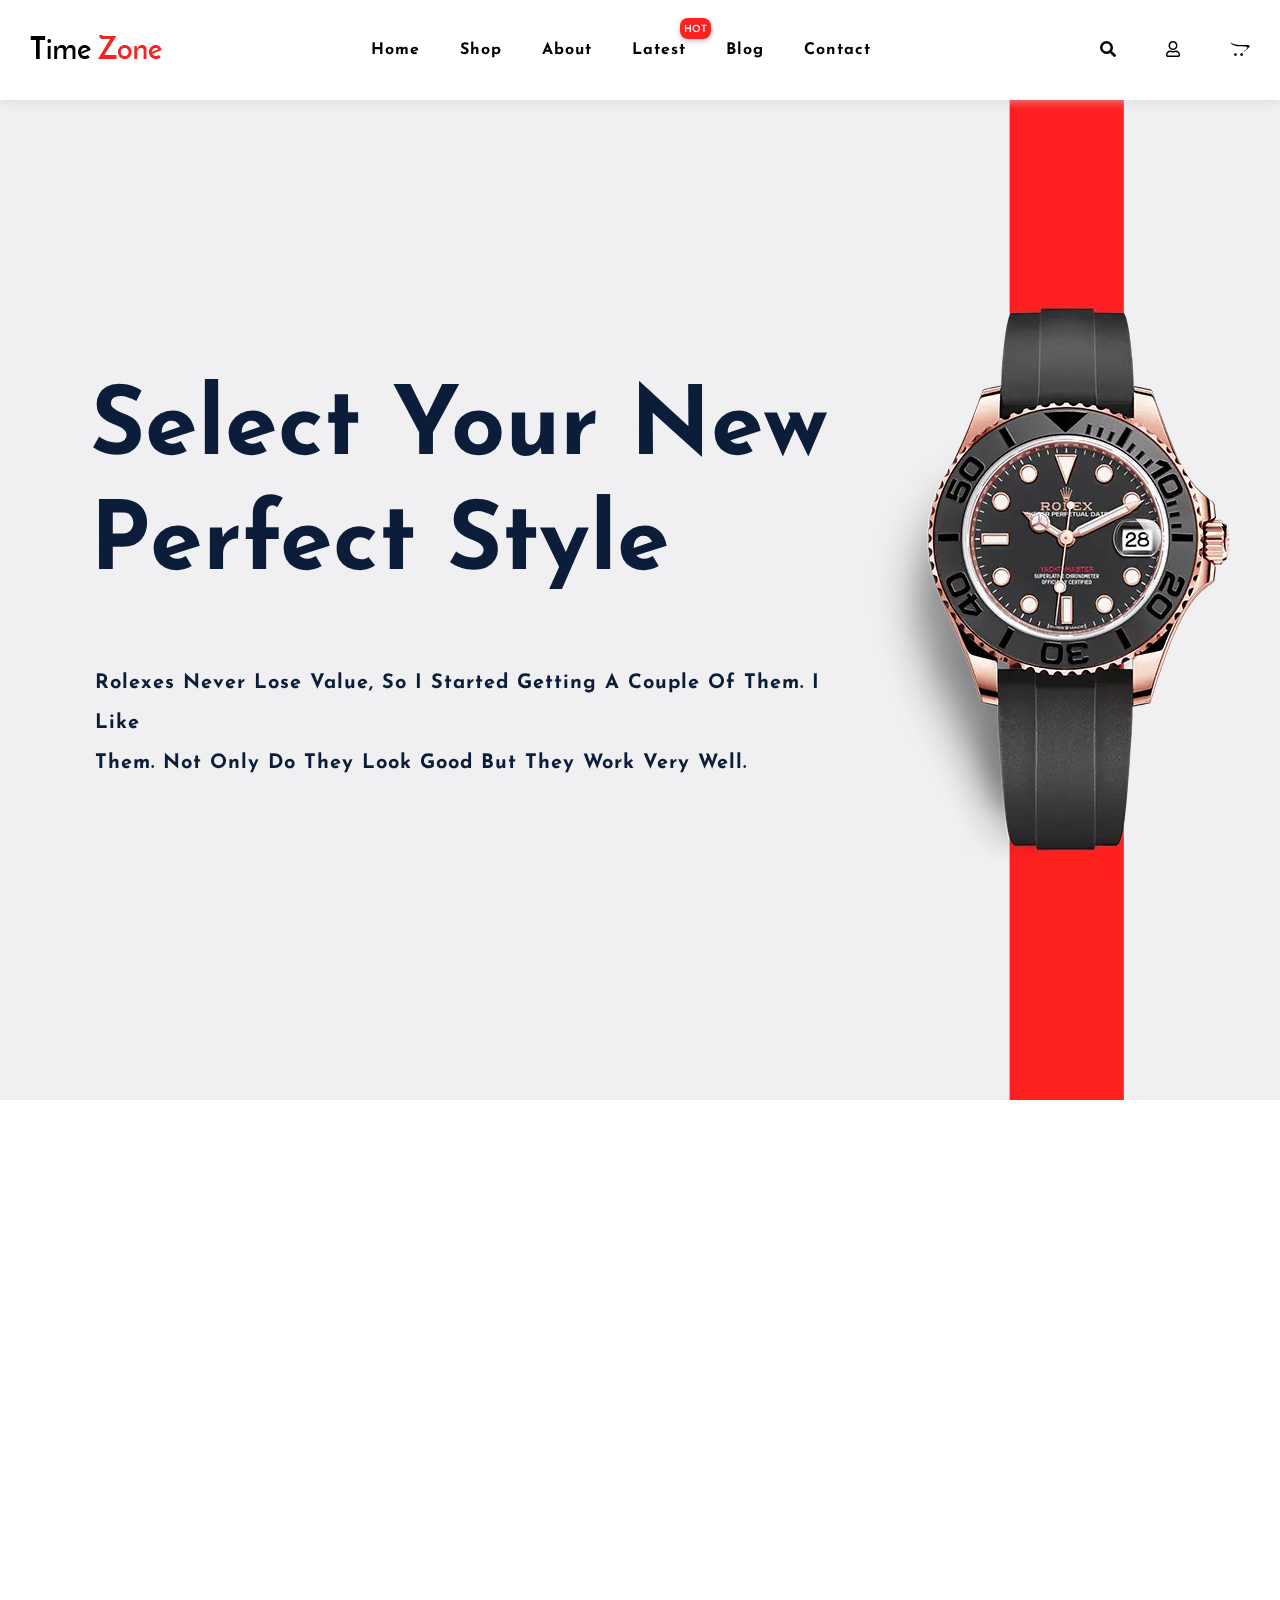
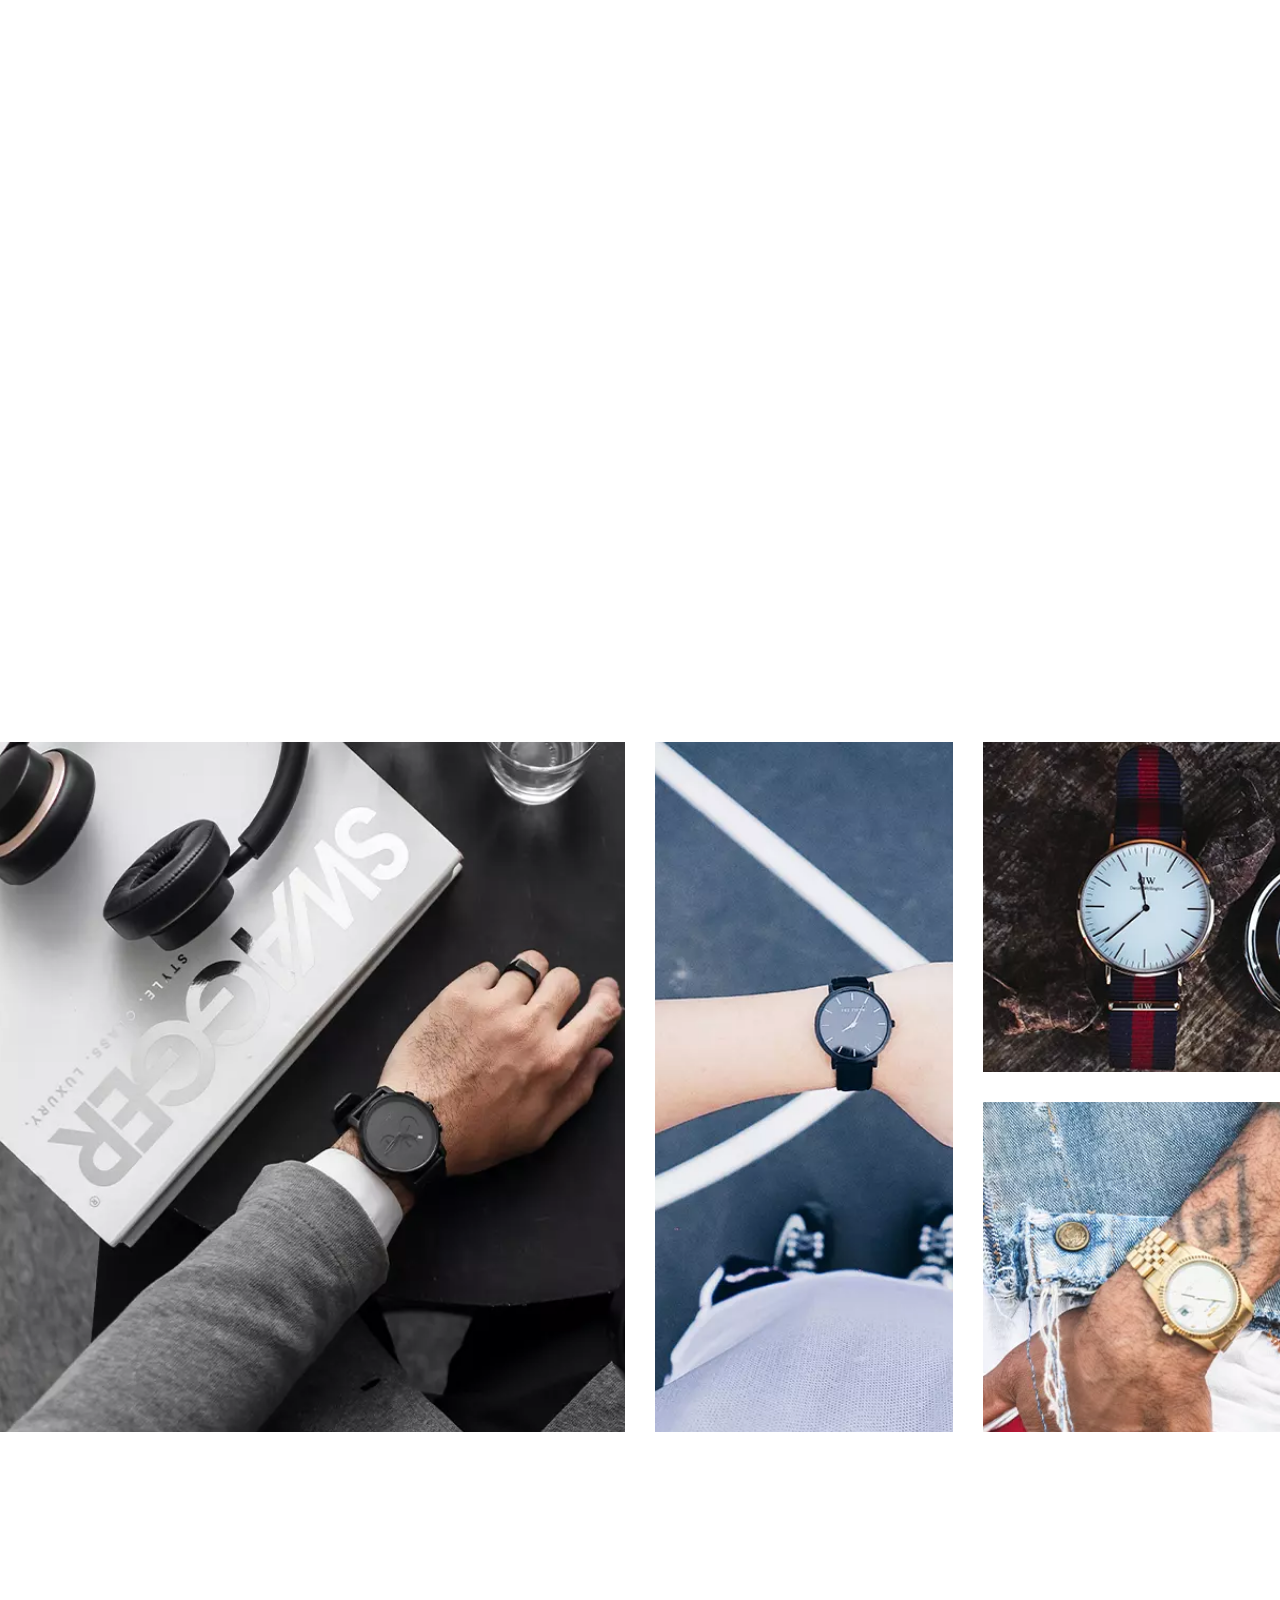
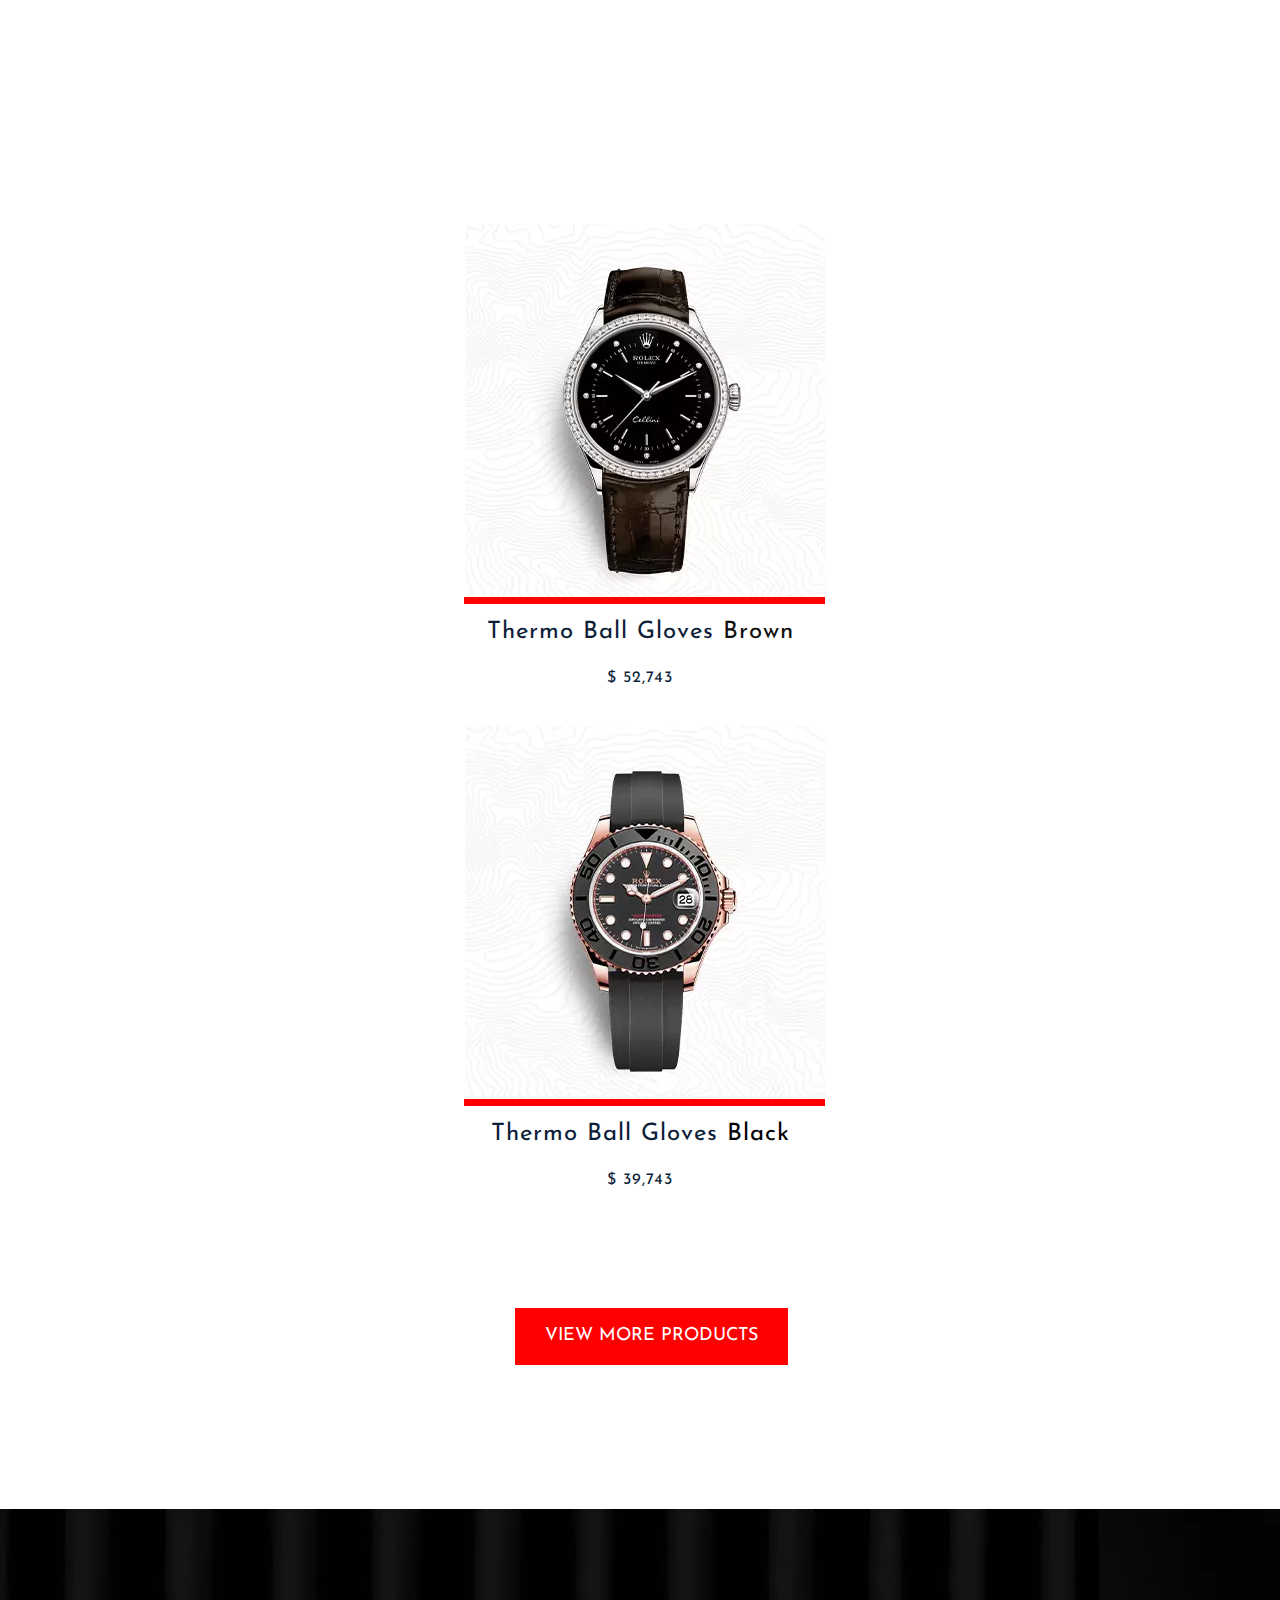
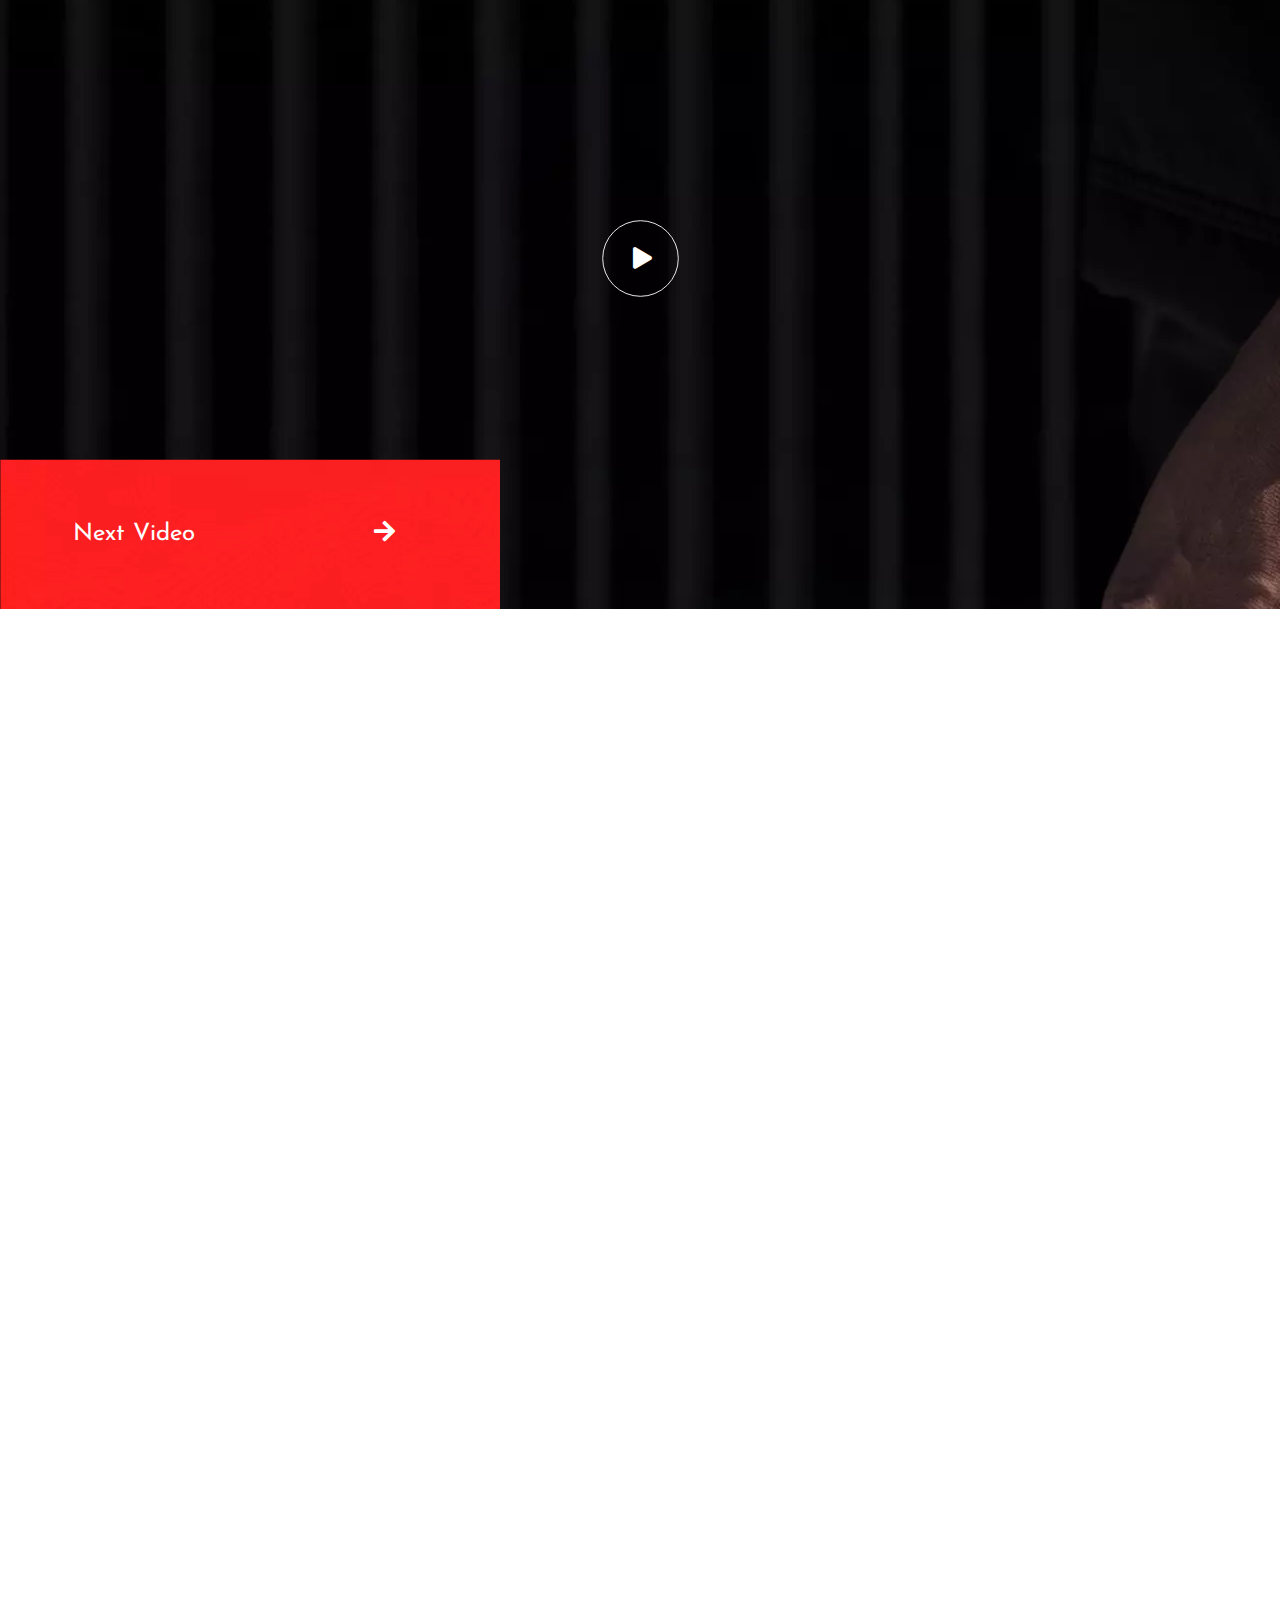
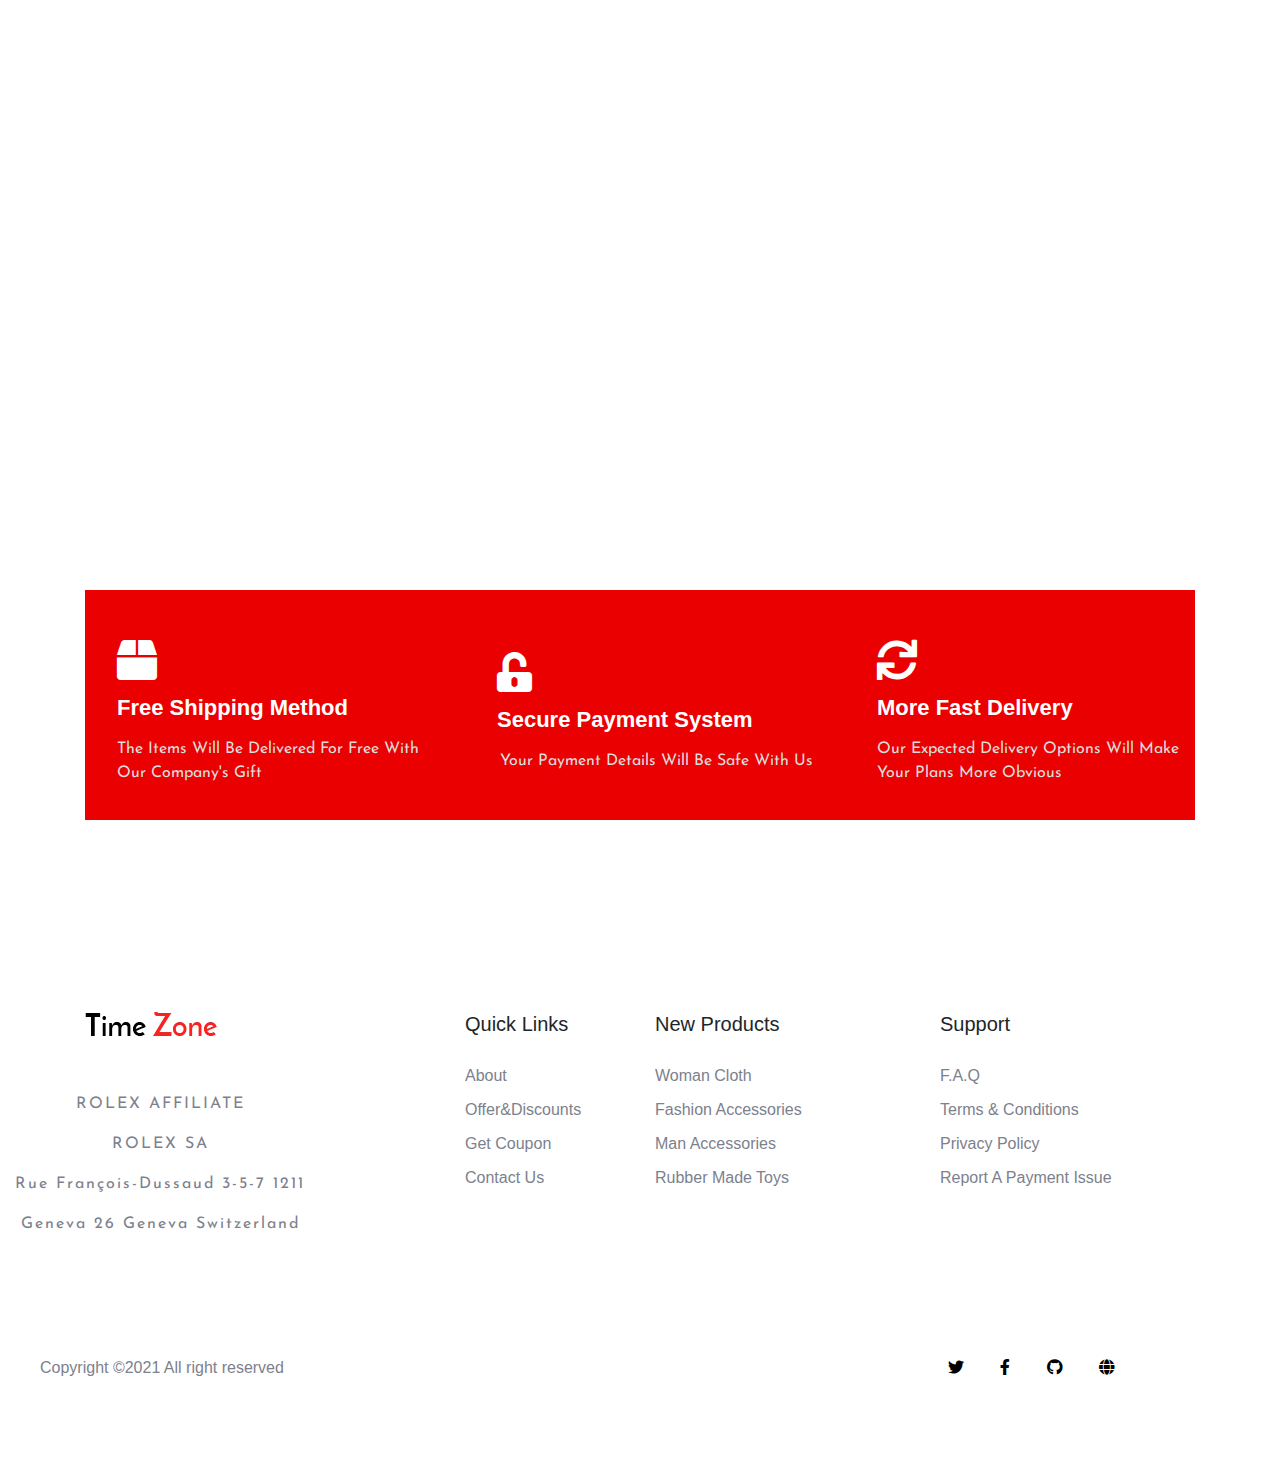
<file: index.html>
<!DOCTYPE html>
<html lang="en">

<head>
	<meta charset="UTF-8" />
	<title>Rolex Watch</title>
	<link rel="shortcut icon" href="./image/favicon.png" type="image/png">
	<!-- <link rel="preconnect" href="https://fonts.googleapis.com">
	<link rel="preconnect" href="https://fonts.gstatic.com" crossorigin> -->
	<link
		href="https://fonts.googleapis.com/css2?family=Josefin+Sans:ital,wght@0,100;0,200;0,300;0,400;0,500;0,600;0,700;1,100;1,200;1,300;1,400;1,500;1,600;1,700&display=swap"
		rel="stylesheet">
	<link rel="stylesheet" href="fontawesome-free-5.15.0-web/css/all.css" />
	<link rel="stylesheet" href="bootstrap/css/bootstrap.css" />
	<link rel="stylesheet" href="css/style.css" />
	<link rel="stylesheet" href="css/main.css" />
	<link rel="stylesheet" href="aos/aos.css" />
</head>

<body>
	<!--===================== Navbar Section | logo | Home Page ======================-->
	<div class="section">
		<div class="container-fluid1">
			<div class="menu">
				<ul class="logo">
					<li>
						<a href="#"><img src="image/logo.webp" alt="logo" /></a>
					</li>
				</ul>

				<ul class="nav1">
					<li><a href="index.html">Home</a></li>
					<li><a href="shop.html">Shop</a></li>
					<li><a href="about.html">About</a></li>
					<li class="hot">
						<a href="#">Latest</a>
						<ul class="dropdown_menu">
							<li><a href="shop.html">product list</a></li>
							<li><a href="details.html">product details</a></li>
						</ul>
					</li>
					<li class="blog">
						<a href="blog.html">Blog</a>
						<ul class="dropdown_menu">
							<li>
								<a href="blog.html">Blog <span style="color: transparent">list</span>
								</a>
							</li>
							<li><a href="details.html">Blog details</a></li>
						</ul>
					</li>

					<li><a href="contact.html">Contact</a></li>
				</ul>
				<ul class="navicon">
					<li>
						<a href="#"><i class="fas fa-search"></i></a>
					</li>
					<li>
						<a href="#"><i class="far fa-user"></i></a>
					</li>
					<li>
						<a href="#"><i class="fab fa-opencart"></i></a>
					</li>
				</ul>
			</div>
			<div class="wrapper">
				<div class="text">
					<p data-aos="fade-right">
						Select Your new <br />
						perfect style
					</p>
					<h5 data-aos="fade-right">
						Rolexes never lose value, so I started getting a couple of them. I
						like <br />
						them. Not only do they look good but they work very well.
					</h5>
					<button class="button" data-aos="fade-right">Shop Now</button>
				</div>

				<div class="watchright">
					<img data-aos="fade-left" src="image/watch.webp" alt="" />
				</div>
			</div>
		</div>
	</div>

	<!-- ================= New Arrivals Section | products and prices================= -->

	<div class="newArrivalsSection">
		<div class="container">
			<p data-aos="fade-up">New Arrivals</p>
			<div class="row" data-aos="fade-up" data-aos-duration="3000">
				<div class="card">
					<div class="card-header">
						<img src="image/new_product1.webp" alt="" />
					</div>
					<div class="card-body">
						<p>thermo ball fashion gloves</p>
						<p><span>$ 44,700</span></p>
					</div>
				</div>
				<div class="card">
					<div class="card-header">
						<img src="image/new_product2.webp" alt="" />
					</div>
					<div class="card-body">
						<p>
							thermo ball etip
							<span style="color: #cccfd0; font-size: 22px; font-weight: bolder">Silver</span>
						</p>
						<p><span>$ 32,290</span></p>
					</div>
				</div>
				<div class="card">
					<div class="card-header">
						<img src="image/new_product3.webp" alt="" />
					</div>
					<div class="card-body">
						<p>
							thermo ball etip
							<span style="color: #d0b07c; font-size: 22px; font-weight: bolder">Gold</span>
						</p>
						<p><span>$ 57,800</span></p>
					</div>
				</div>
			</div>
		</div>
	</div>
	<!-- ===================== Gallery Section! ==================================== -->
	<div class="gallery d-block">
		<div class="container-fluid p-0 img-gallery">
			<div class="row">
				<div class="col-xl-6 col-lg-4 col-md-6 col-sm-6">
					<div class="big-img">
						<div class="img1"></div>
					</div>
				</div>
				<div class="col-xl-3 col-lg-4 col-md-6">
					<div class="big-img">
						<div class="img2"></div>
					</div>
				</div>
				<div class="col-xl-3 col-lg-4 col-md-12">
					<div class="row">
						<div class="col-xl-12 col-lg-12 col-md-6 col-sm-6">
							<div class="small-img">
								<div class="img3"></div>
							</div>
						</div>
						<div class="col-xl-12 col-lg-12 col-md-6 col-sm-6">
							<div class="small-img">
								<div class="img4"></div>
							</div>
						</div>
					</div>
				</div>
			</div>
		</div>
	</div>
	<!-- ======================= Popular Items Section =============================== -->
	<div class="popular">
		<span class="rolex">
			<h3 data-aos="flip-up">Popular Items</h3>
			<p data-aos="flip-up">
				You could not just wear a watch. It had to be a
				<span class="span text-white">Rolex</span>
			</p>
		</span>
		<div class="container">
			<div class="row">
				<div class="col-md-4" data-aos="fade-right">
					<img src="image/popular1.webp" alt="one" />
					<span class="hover">
						<a href="#"><i class="far fa-heart"></i></a>
						<button class="button1">Add to cart</button>
					</span>
					<span>
						<p>Thermo Ball Gloves <span style="color: #d0b07c">Gold</span></p>
						<p>$ 45,743</p>
					</span>
				</div>
				<div class="col-md-4">
					<img src="image/popular2.webp" alt="two" />
					<span class="hover">
						<a href="#"><i class="far fa-heart"></i></a>
						<button class="button1">Add to cart</button>
					</span>
					<span>
						<p>
							Thermo Ball Gloves <span style="color: #100f0e">Brown</span>
						</p>
						<p>$ 52,743</p>
					</span>
				</div>
				<div class="col-md-4" data-aos="fade-left">
					<img src="image/popular3.webp" alt="three" />
					<span class="hover">
						<a href="#"><i class="far fa-heart"></i></a>
						<button class="button1">Add to cart</button>
					</span>
					<span>
						<p>Thermo Ball Gloves <span style="color: #364769">Blue</span></p>
						<p>$ 37,743</p>
					</span>
				</div>
			</div>
			<div class="row row1">
				<div class="col-md-4" data-aos="fade-right">
					<img src="image/popular4.webp" alt="one" />
					<span class="hover">
						<a href="#"><i class="far fa-heart"></i></a>
						<button class="button1">Add to cart</button>
					</span>
					<span>
						<p>
							Thermo Ball Gloves <span style="color: #cccfd0">Silver</span>
						</p>
						<p>$ 65,743</p>
					</span>
				</div>
				<div class="col-md-4">
					<img src="image/popular5.webp" alt="two" />
					<span class="hover">
						<a href="#"><i class="far fa-heart"></i></a>
						<button class="button1">Add to cart</button>
					</span>
					<span>
						<p>
							Thermo Ball Gloves <span style="color: #000000">Black</span>
						</p>
						<p>$ 39,743</p>
					</span>
				</div>
				<div class="col-md-4" data-aos="fade-left">
					<img src="image/popular6.webp" alt="three" />
					<span class="hover">
						<a href="#"><i class="far fa-heart"></i></a>
						<button class="button1">Add to cart</button>
					</span>
					<span>
						<p>Thermo Ball Etip Gloves</p>
						<p>$ 56,743</p>
					</span>
				</div>
			</div>
			<button class="button">View more products</button>
		</div>
	</div>
	<!-- ============================= Video Section ===========================-->
	<div class="video">
		<div class="container-fluid">
			<div class="row align-items-center">
				<div class="col-12">
					<div class="play-btn">
						<a target="_self" href="https://www.youtube.com/watch?v=IjcvZ8GSl1M">
							<i class="fas fa-play"></i>
						</a>
					</div>
				</div>
			</div>
		</div>
		<div class="next-video-button">
			<div class="wrapper">
				<p>Next video</p>
				<a href="#"><i class="fas fa-arrow-right"></i></a>
			</div>
		</div>
	</div>
	<!-- ============================ Watch of Choice Section ================== -->
	<div class="watch-choice" data-aos="fade-right">
		<div class="container">
			<div class="row">
				<div class="col-6 pad-right">
					<p>watch of choice</p>
					<p>
						Only we have better quality products for you than you want.Don’t
						get lost in the selection and feel the quality of Rolex!
					</p>
					<button class="button">show matches</button>
				</div>
				<div class="col-6">
					<img class="image-fluid" src="image/choce_watch1.webp" alt="" />
				</div>
			</div>
		</div>
	</div>
	<div class="watch-choice" data-aos="fade-left">
		<div class="container">
			<div class="row">
				<div class="col-6">
					<img class="image-fluid" src="image/choce_watch2.webp" alt="" />
				</div>
				<div class="col-6 pad-left">
					<p>watch of choice</p>
					<p>
						Rolex offers a wide range of Oyster Perpetual and Cellini models
						to suit everyone's taste. Discover the wide range of Rolex watches
						that perfectly combine style and function.
					</p>
					<button class="button">show matches</button>
				</div>
			</div>
		</div>
	</div>
	<!-- =======================Shipping | Payment Method Section  =================== -->
	<div class="shipping-method">
		<div class="container">
			<div class="wrapper">
				<div class="row">
					<div class="col-lg-4">
						<div class="card">
							<i class="fas fa-box"></i>
							<h4>Free Shipping method</h4>
							<p style="font-family: 'Josefin Sans', sans-serif">
								The Items Will Be Delivered For Free With Our Company's Gift
							</p>
						</div>
					</div>
					<div class="col-lg-4">
						<div class="card">
							<i class="fas fa-unlock-alt"></i>
							<h4>secure payment system</h4>
							<p style="font-family: 'Josefin Sans', sans-serif">
								Your Payment Details Will Be Safe With Us
							</p>
						</div>
					</div>
					<div class="col-lg-4">
						<div class="card">
							<i class="fas fa-sync"></i>
							<h4>more fast delivery</h4>
							<p style="font-family: 'Josefin Sans', sans-serif">
								Our Expected Delivery Options Will Make Your Plans More
								Obvious
							</p>
						</div>
					</div>
				</div>
			</div>
		</div>
	</div>
	<!-- ============================= Footer Section ================================= -->
	<div class="footer">
		<div class="container">
			<div class="row">
				<div class="col-lg-4">
					<!-- logo -->
					<a href="index.html"><img src="image/logo2_footer.webp" alt="logo2_footer" /></a>
					<p style="
								letter-spacing: 2px;
								font-family: 'Josefin Sans', sans-serif;
								text-align: center;
								margin-left: -200px;
								line-height: 40px;
							">
						ROLEX AFFILIATE <br />
						‭ROLEX SA‬ <br />
						Rue François-Dussaud 3-5-7 1211 <br />Geneva 26 Geneva Switzerland
					</p>
				</div>
				<div class="col-lg-2">
					<h3>Quick links</h3>
					<ul class="list">
						<li><a href="#"> About</a></li>
						<li><a href="#"> Offer&Discounts</a></li>
						<li><a href="#"> get coupon</a></li>
						<li><a href="#"> contact us</a></li>
					</ul>
				</div>
				<div class="col-lg-3">
					<h3>new products</h3>
					<ul class="list">
						<li><a href="#"> woman cloth</a></li>
						<li><a href="#"> fashion accessories</a></li>
						<li><a href="#"> man accessories</a></li>
						<li><a href="#"> rubber made toys</a></li>
					</ul>
				</div>
				<div class="col-lg-3">
					<h3>Support</h3>
					<ul class="list">
						<li><a href="#"> F.a.q</a></li>
						<li><a href="#"> terms & conditions</a></li>
						<li><a href="#"> privacy policy </a></li>
						<li><a href="#"> report a payment issue</a></li>
					</ul>
				</div>
			</div>
			<div class="copy_icons">
				<p class="copyright">Copyright ©2021 All right reserved</p>
				<div class="social-icons">
					<a href="#"><i class="fab fa-twitter"></i></a>
					<a href="#"><i class="fab fa-facebook-f"></i></a>
					<a href="#"><i class="fab fa-github"></i></a>
					<a href="#"><i class="fas fa-globe"></i></a>
				</div>
			</div>
		</div>
	</div>
	<!-- =========================THIS PAGE IS COMPLETED WOHOOOO!======= ======================-->
	<!-- ========================================================================================== -->
	<!-- ========================================================================================== -->
	<!-- ========================================================================================== -->
	<!-- ========================================================================================== -->
	<script src="bootstrap/js/popper.js"></script>
	<script src="bootstrap/js/jQuery.min.js"></script>
	<script src="bootstrap/js/bootstrap.js"></script>
	<script src="aos/aos.js"></script>
	<script>
		AOS.init({
			duration: 2000,
		});
	</script>
</body>

</html>
</file>
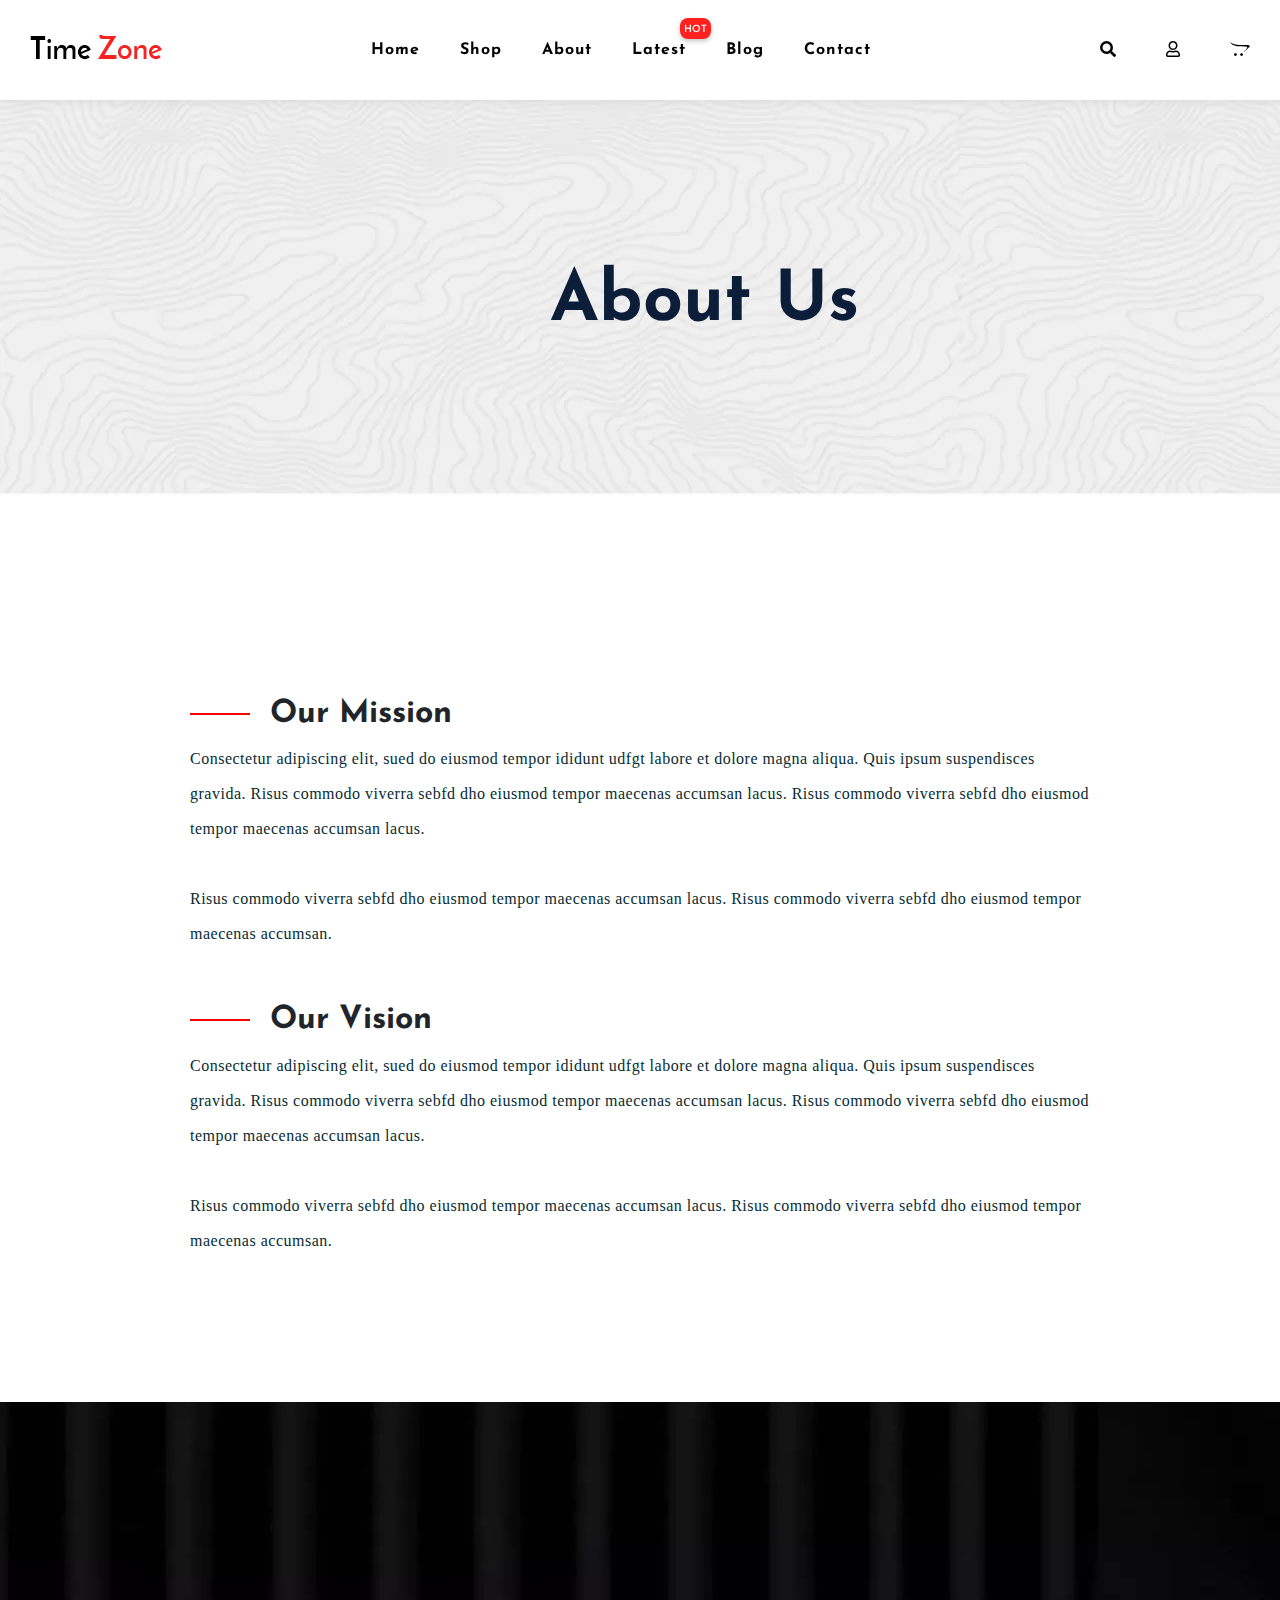
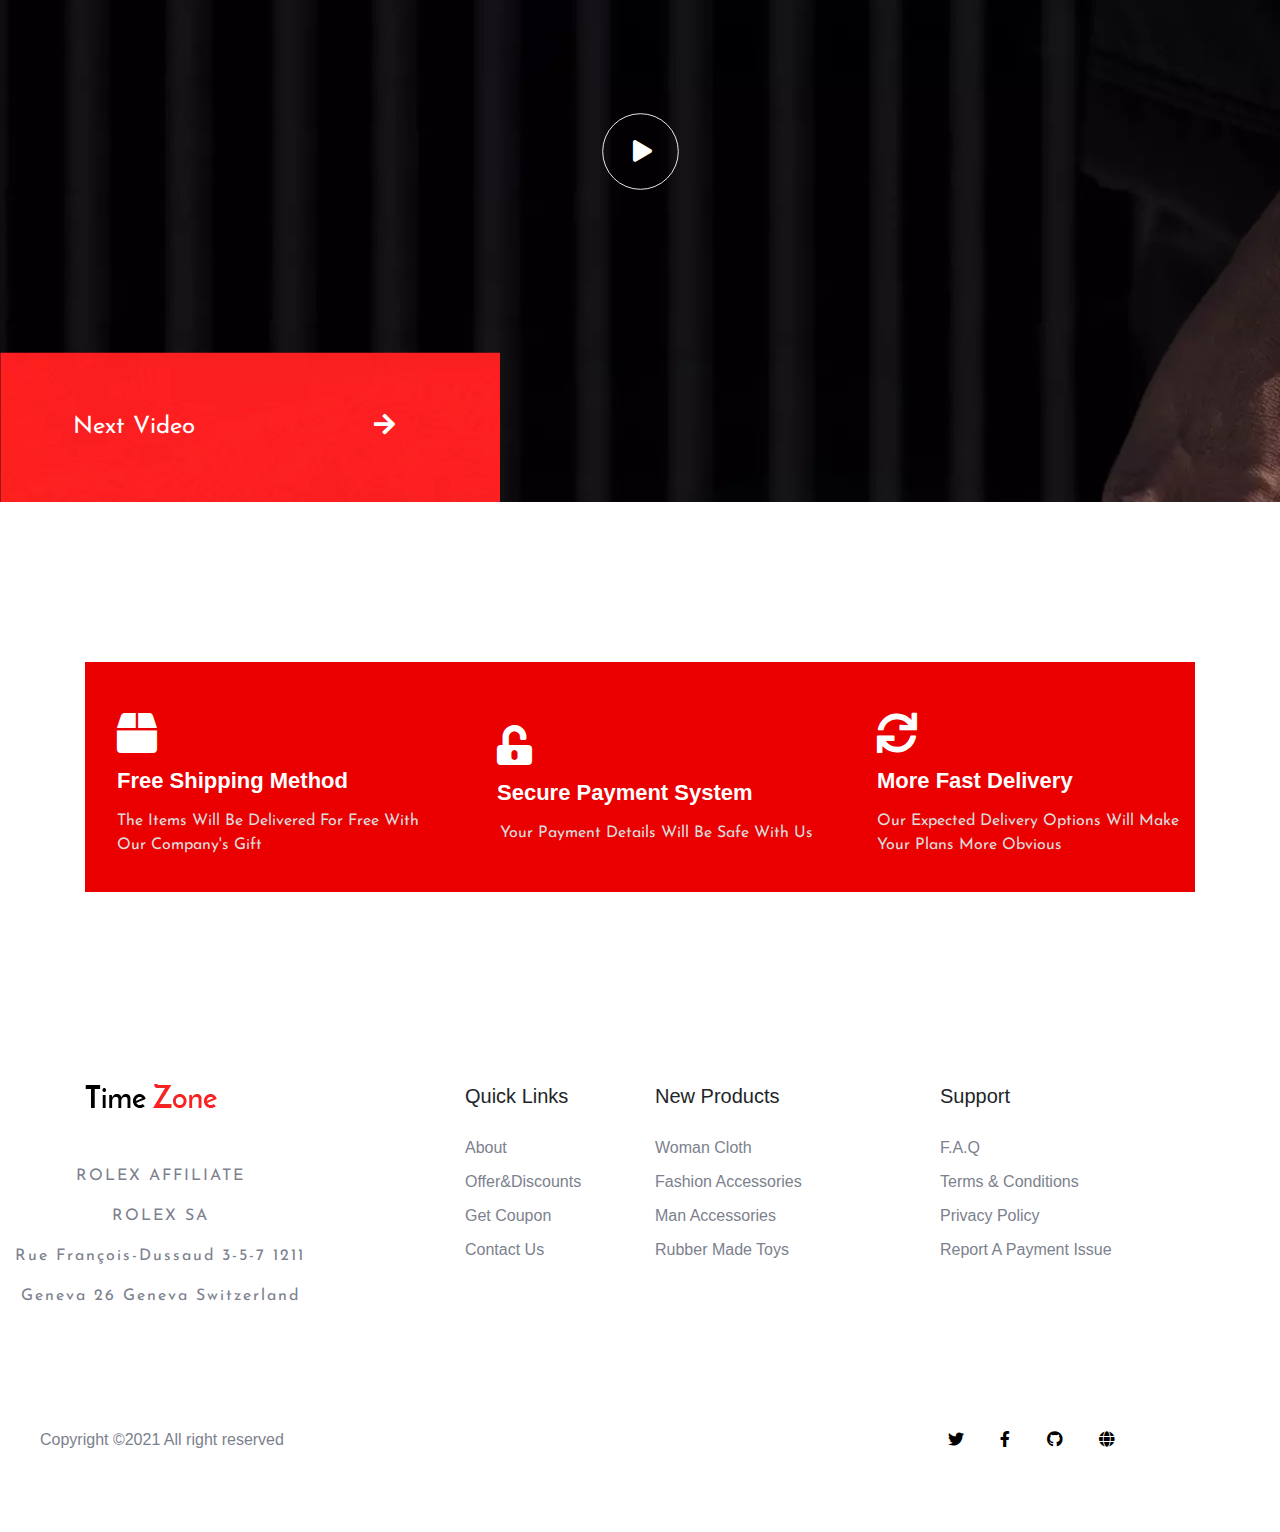
<file: about.html>
<!DOCTYPE html>
<html lang="en">

<head>
    <meta charset="UTF-8">
    <title>Rolex Watch | About</title>
    <link rel="shortcut icon" href="./image/favicon.png" type="image/png">
    <!-- <link rel="preconnect" href="https://fonts.googleapis.com">
    <link rel="preconnect" href="https://fonts.gstatic.com" crossorigin> -->
    <link
        href="https://fonts.googleapis.com/css2?family=Josefin+Sans:ital,wght@0,100;0,200;0,300;0,400;0,500;0,600;0,700;1,100;1,200;1,300;1,400;1,500;1,600;1,700&display=swap"
        rel="stylesheet">
    <link rel="stylesheet" href="aos/aos.css">
    <link rel="stylesheet" href="fontawesome-free-5.15.0-web/css/all.css">
    <link rel="stylesheet" href="bootstrap/css/bootstrap.css">
    <link rel="stylesheet" href="css/main.css">
    <link rel="stylesheet" href="css/shop.css">
    <link rel="stylesheet" href="css/main3.css">
    <link rel="stylesheet" href="css/style.css">
</head>

<body>
    <div class="section about">
        <div class="container-fluid1 container-fluid2">
            <div class="menu">
                <ul class="logo">
                    <li><a href="#"><img src="image/logo.webp" alt="logo"></a></li>
                </ul>

                <ul class="nav1">
                    <li><a href="index.html">Home</a></li>
                    <li><a href="shop.html">Shop</a></li>
                    <li><a href="about.html">About</a></li>
                    <li class="hot"><a href="#">Latest</a>
                        <ul class="dropdown_menu">
                            <li><a href="shop.html">product list</a></li>
                            <li><a href="details.html">product details</a></li>
                        </ul>
                    </li>
                    <li class="blog"><a href="blog.html">Blog</a>
                        <ul class="dropdown_menu">
                            <li><a href="blog.html">Blog <span style="color: transparent">list</span> </a></li>
                            <li><a href="details.html">Blog details</a></li>
                        </ul>
                    </li>

                    <li><a href="contact.html">Contact</a></li>
                </ul>
                <ul class="navicon">
                    <li>
                        <a href="#"><i class="fas fa-search"></i></a>

                    </li>
                    <li>
                        <a href="#"><i class="far fa-user"></i></a>
                    </li>
                    <li><a href="#"><i class="fab fa-opencart"></i></a></li>
                </ul>
            </div>
            <section class="about">

                <p>
                    About Us
                </p>


            </section>
        </div>

        <!------------------ mission --------------------->
        <div class="mission">
            <span class="redborder"></span>
            <h2>Our Mission </h2>
            <p>Consectetur adipiscing elit, sued do eiusmod tempor ididunt udfgt labore et dolore magna aliqua. Quis
                ipsum suspendisces gravida. Risus commodo viverra sebfd dho eiusmod tempor
                maecenas accumsan lacus. Risus commodo viverra sebfd dho eiusmod tempor maecenas accumsan lacus. <br>
                <br>



                Risus commodo viverra sebfd dho eiusmod tempor maecenas accumsan lacus.
                Risus commodo viverra sebfd dho eiusmod tempor maecenas accumsan.
            </p>
        </div>
        <div class="mission mission1">
            <span class="redborder"></span>
            <h2>Our Vision </h2>
            <p>Consectetur adipiscing elit, sued do eiusmod tempor ididunt udfgt labore et dolore magna aliqua. Quis
                ipsum suspendisces gravida. Risus commodo viverra sebfd dho eiusmod tempor
                maecenas accumsan lacus. Risus commodo viverra sebfd dho eiusmod tempor maecenas accumsan lacus. <br>
                <br>



                Risus commodo viverra sebfd dho eiusmod tempor maecenas accumsan lacus.
                Risus commodo viverra sebfd dho eiusmod tempor maecenas accumsan.
            </p>
        </div>

        <!-- ============================= Video Section ===========================-->
        <div class="video">
            <div class="container-fluid">
                <div class="row align-items-center">
                    <div class="col-12">
                        <div class="play-btn">
                            <a target="_self" href="https://www.youtube.com/watch?v=IjcvZ8GSl1M">
                                <i class="fas fa-play"></i>
                            </a>
                        </div>
                    </div>
                </div>
            </div>
            <div class="next-video-button">
                <div class="wrapper">
                    <p>Next video</p>
                    <a href="#"><i class="fas fa-arrow-right"></i></a>
                </div>
            </div>
        </div>

        <!-- =======================Shipping | Payment Method Section  =================== -->
        <div class="shipping-method">
            <div class="container">
                <div class="wrapper">
                    <div class="row">
                        <div class="col-lg-4">
                            <div class="card">
                                <i class="fas fa-box"></i>
                                <h4>Free Shipping method</h4>
                                <p style="font-family: 'Josefin Sans', sans-serif">The Items Will Be Delivered For Free
                                    With Our Company's Gift </p>

                            </div>
                        </div>
                        <div class="col-lg-4">
                            <div class="card">
                                <i class="fas fa-unlock-alt"></i>
                                <h4>secure payment system</h4>
                                <p style="font-family: 'Josefin Sans', sans-serif">Your Payment Details Will Be Safe
                                    With Us</p>


                            </div>
                        </div>
                        <div class="col-lg-4">
                            <div class="card">
                                <i class="fas fa-sync"></i>
                                <h4>more fast delivery</h4>
                                <p style="font-family: 'Josefin Sans', sans-serif">Our Expected Delivery Options Will
                                    Make Your Plans More Obvious </p>

                            </div>
                        </div>
                    </div>
                </div>
            </div>
        </div>

        <!-- ============================= Footer Section ================================= -->
        <div class="footer">
            <div class="container">
                <div class="row">
                    <div class="col-lg-4">
                        <!-- logo -->
                        <a href="index.html"><img src="image/logo2_footer.webp" alt="" /></a>
                        <p
                            style="letter-spacing: 2px;font-family: 'Josefin Sans', sans-serif;text-align: center;margin-left: -200px;line-height: 40px">
                            ROLEX AFFILIATE <br>
                            ‭ROLEX SA‬ <br>
                            Rue François-Dussaud 3-5-7
                            1211 <br>Geneva 26
                            Geneva
                            Switzerland

                        </p>
                    </div>
                    <div class="col-lg-2">
                        <h3>Quick links</h3>
                        <ul class="list">
                            <li><a href="#"> About</a></li>
                            <li><a href="#"> Offer&Discounts</a></li>
                            <li><a href="#"> get coupon</a></li>
                            <li><a href="#"> contact us</a></li>
                        </ul>
                    </div>
                    <div class="col-lg-3">
                        <h3>new products</h3>
                        <ul class="list">
                            <li><a href="#"> woman cloth</a></li>
                            <li><a href="#"> fashion accessories</a></li>
                            <li><a href="#"> man accessories</a></li>
                            <li><a href="#"> rubber made toys</a></li>
                        </ul>
                    </div>
                    <div class="col-lg-3">
                        <h3>Support</h3>
                        <ul class="list">
                            <li><a href="#"> F.a.q</a></li>
                            <li><a href="#"> terms & conditions</a></li>
                            <li><a href="#"> privacy policy </a></li>
                            <li><a href="#"> report a payment issue</a></li>
                        </ul>
                    </div>
                </div>
                <div class="copy_icons">
                    <p class="copyright">Copyright ©2021 All right reserved</p>
                    <div class="social-icons">
                        <a href="#"><i class="fab fa-twitter"></i></a>
                        <a href="#"><i class="fab fa-facebook-f"></i></a>
                        <a href="#"><i class="fab fa-github"></i></a>
                        <a href="#"><i class="fas fa-globe"></i></a>
                    </div>
                </div>
            </div>
        </div>
    </div>


</body>

</html>
</file>
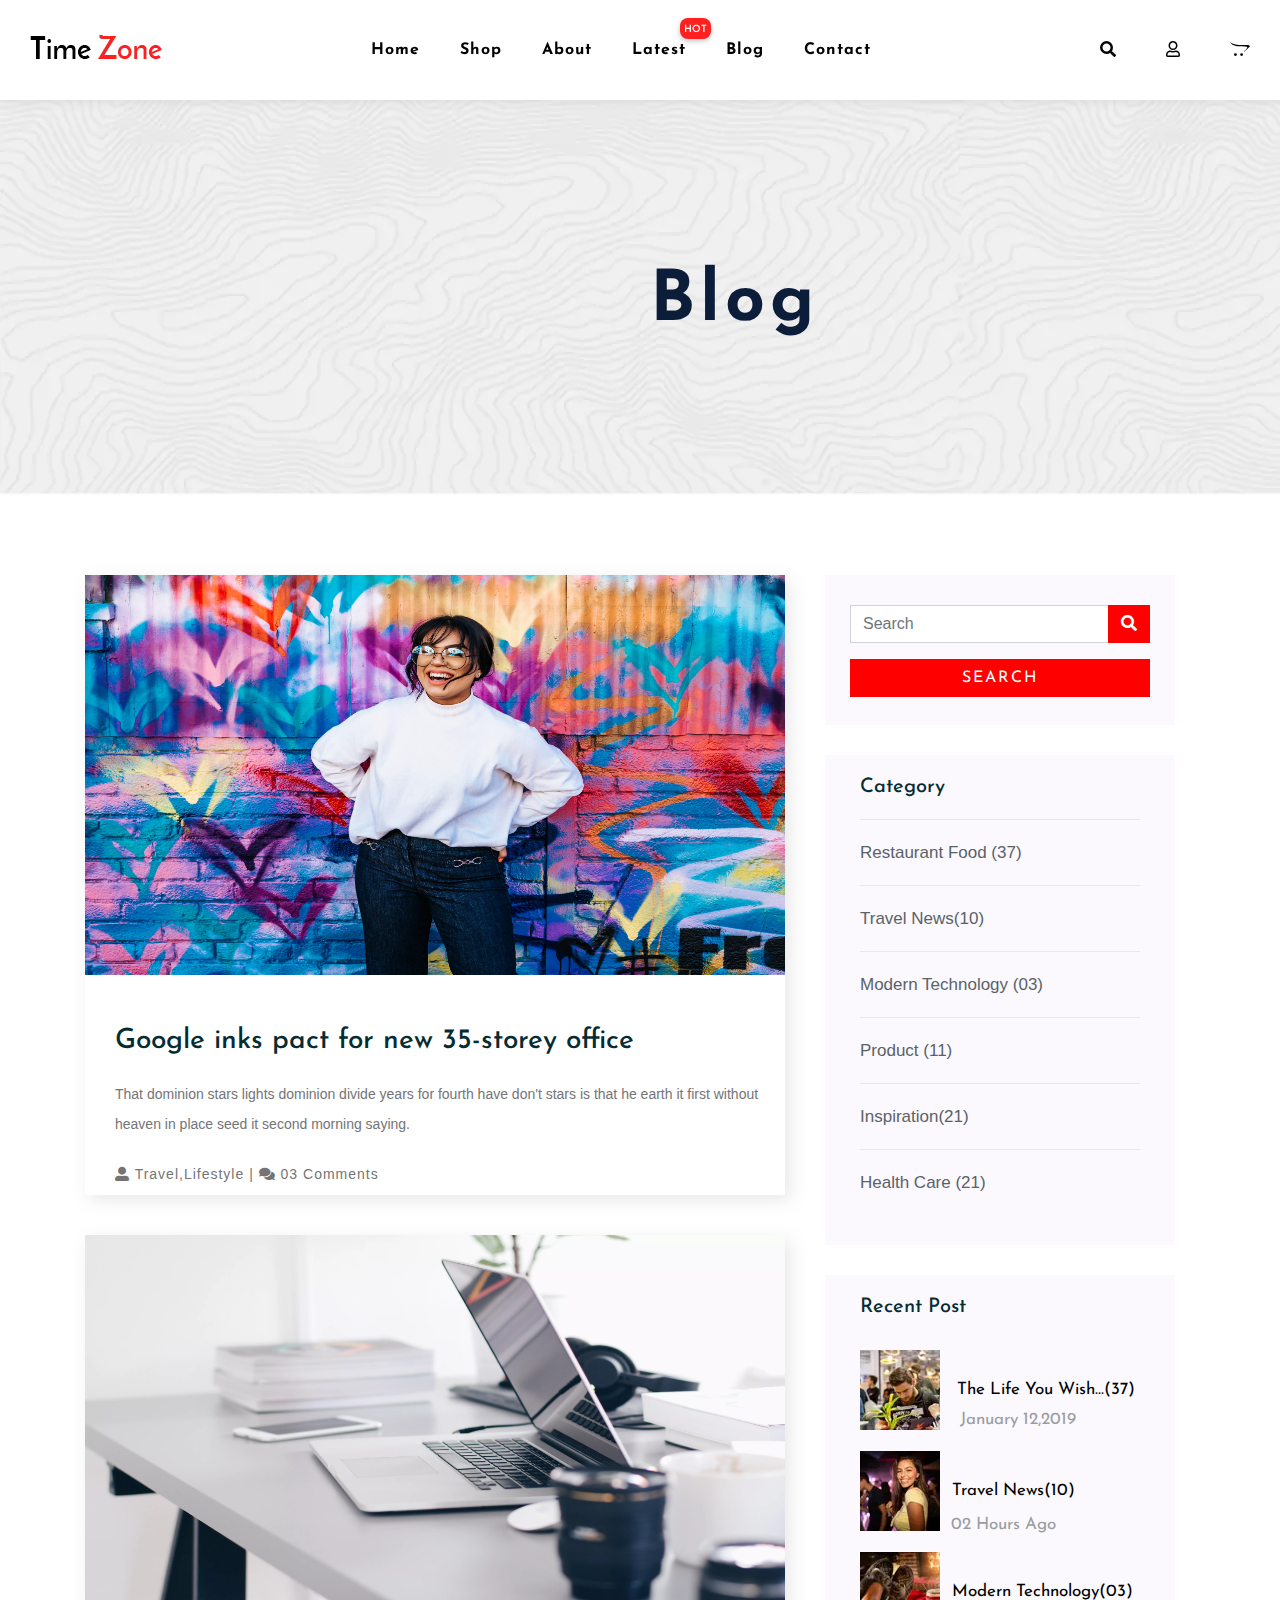
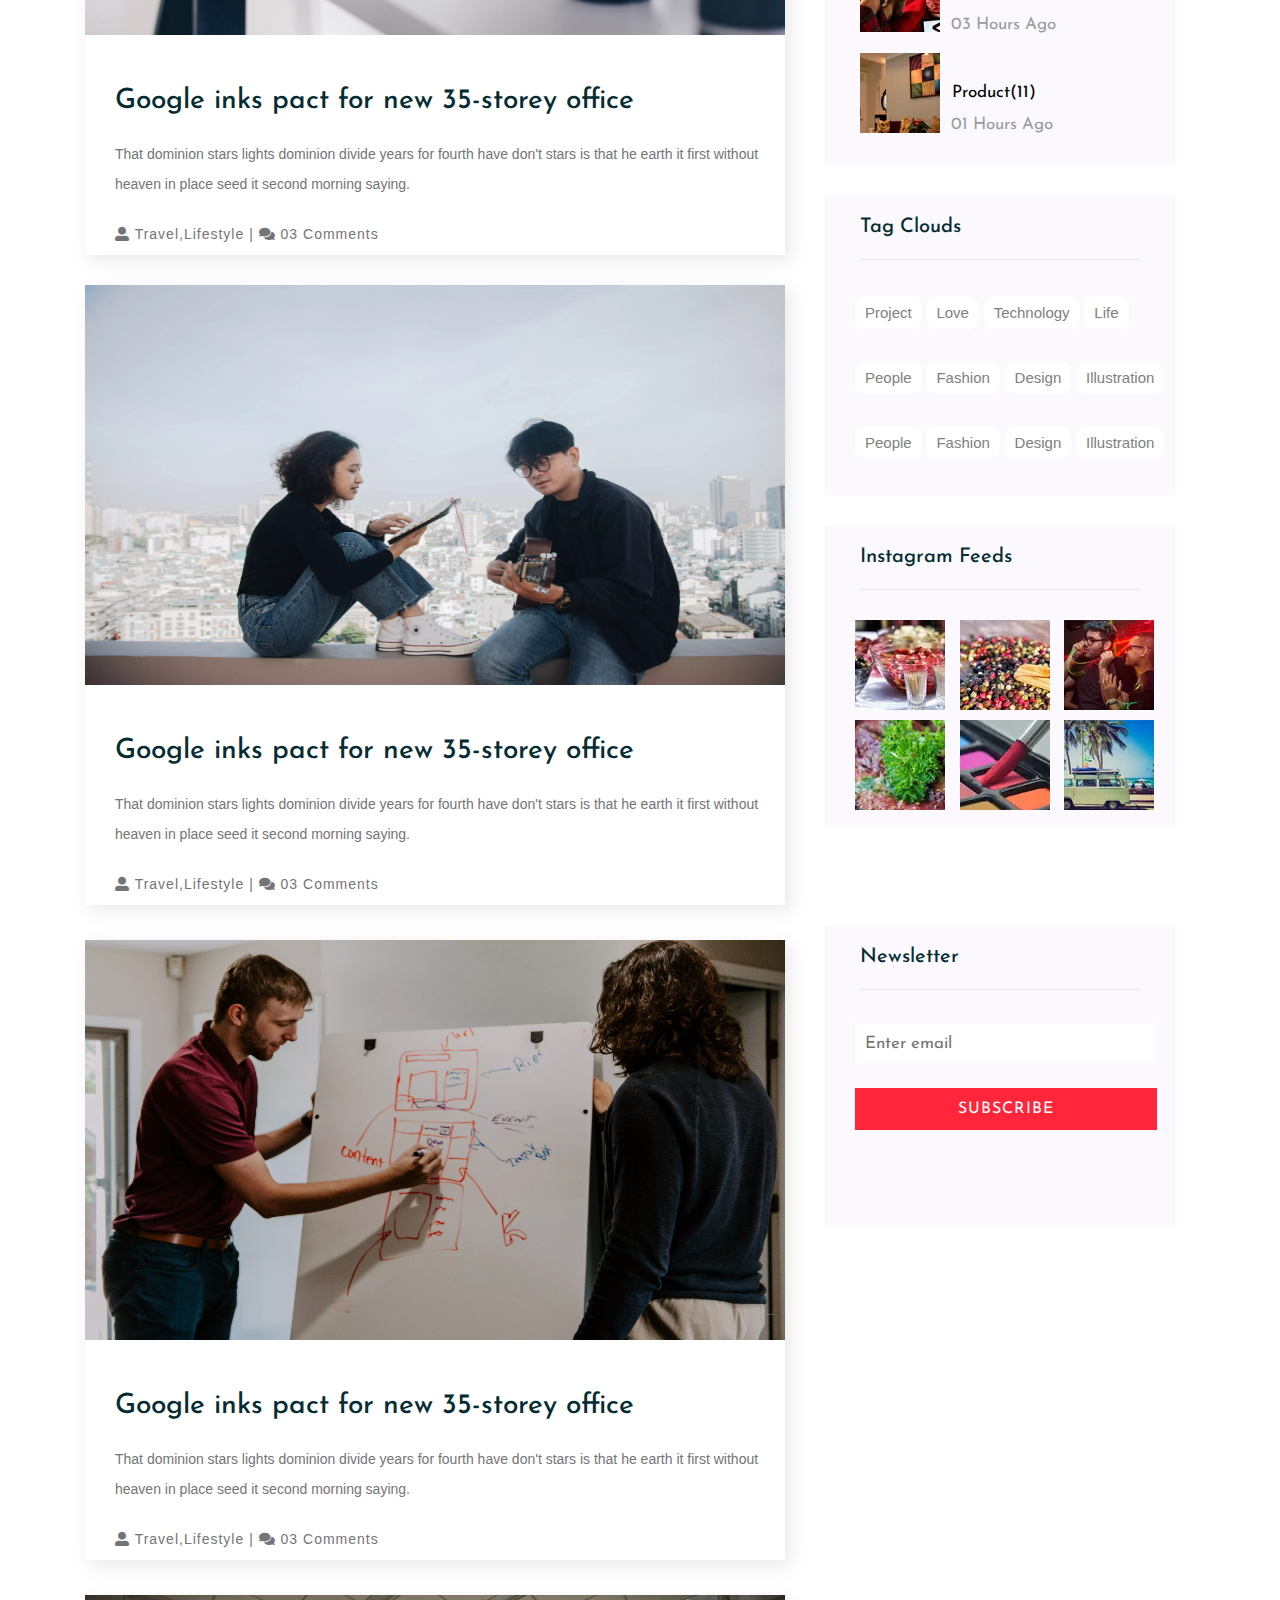
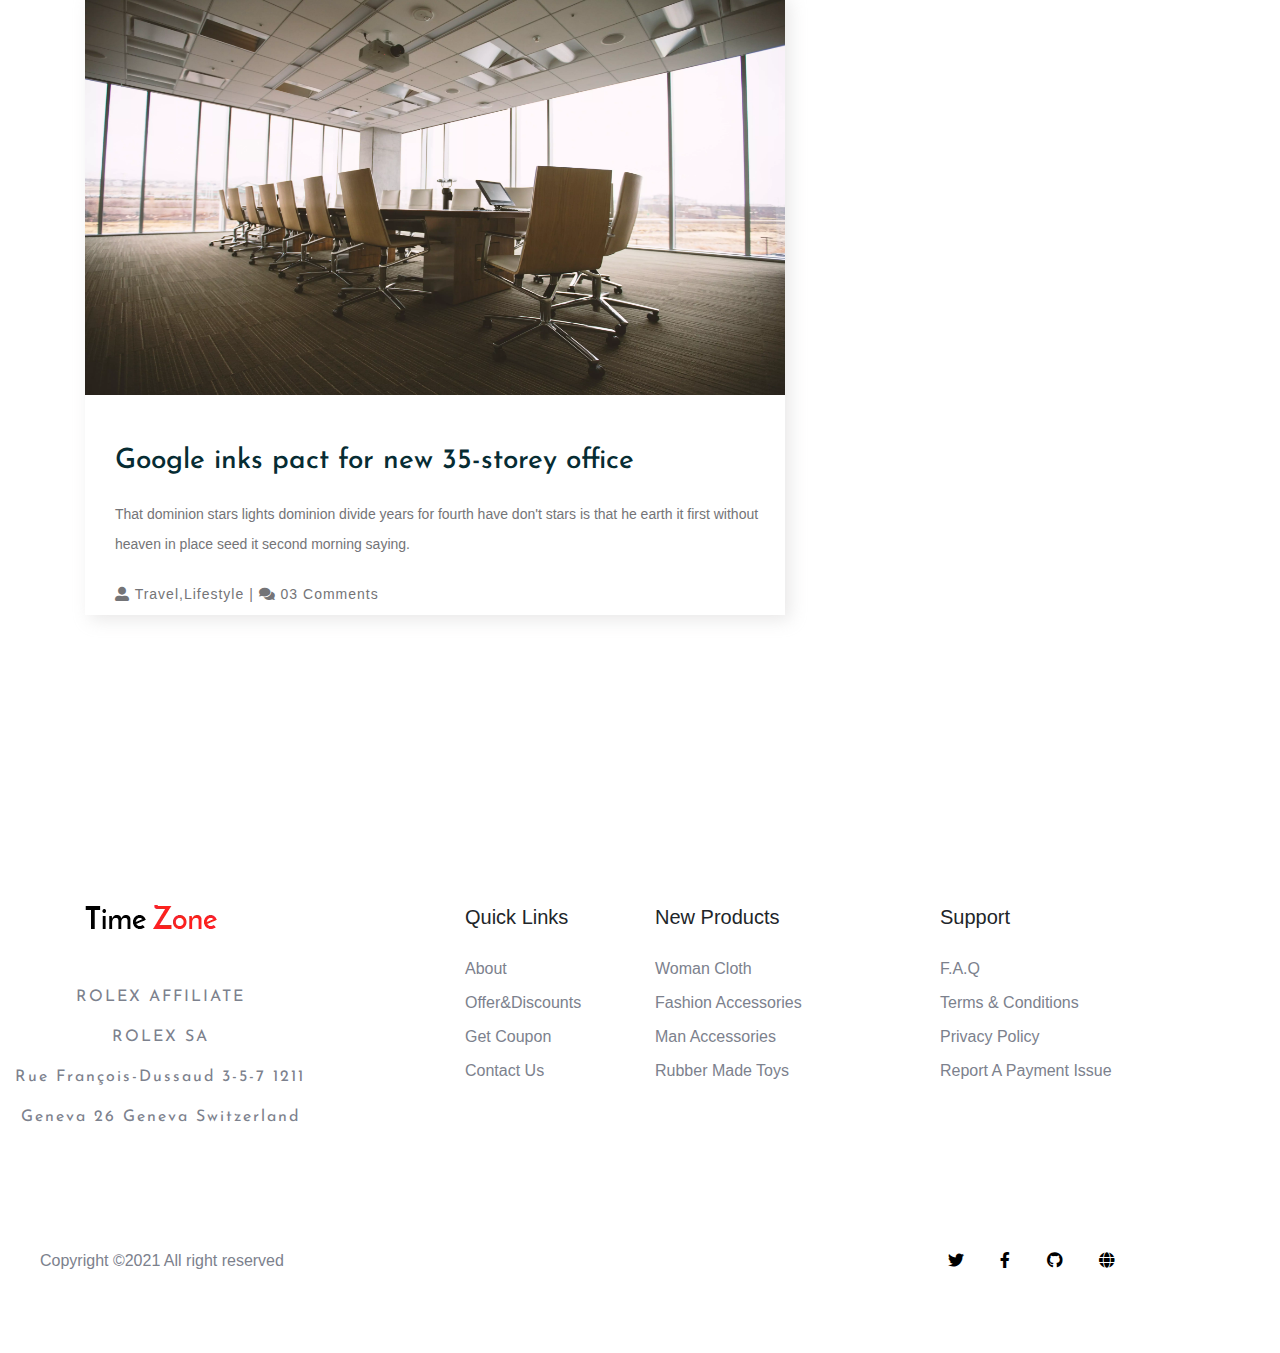
<file: blog.html>
<!DOCTYPE html>
<html lang="en">

<head>
    <meta charset="UTF-8">
    <title>Blog</title>
    <link rel="shortcut icon" href="./image/favicon.png" type="image/png">
    <!-- <link rel="preconnect" href="https://fonts.googleapis.com">
    <link rel="preconnect" href="https://fonts.gstatic.com" crossorigin> -->
    <link
        href="https://fonts.googleapis.com/css2?family=Josefin+Sans:ital,wght@0,100;0,200;0,300;0,400;0,500;0,600;0,700;1,100;1,200;1,300;1,400;1,500;1,600;1,700&display=swap"
        rel="stylesheet">
    <link rel="stylesheet" href="fontawesome-free-5.15.0-web/css/all.css" />
    <link rel="stylesheet" href="bootstrap/css/bootstrap.css" />
    <link rel="stylesheet" href="css/style.css" />
    <link rel="stylesheet" href="css/main.css" />
    <link rel="stylesheet" href="aos/aos.css" />
    <link rel="stylesheet" href="css/shop.css">
    <link rel="stylesheet" href="css/blog.css">
</head>

<body>
    <div class="section">
        <div class="container-fluid1 container-fluid2">
            <div class="menu">
                <ul class="logo">
                    <li>
                        <a href="#"><img src="image/logo.webp" alt="logo" /></a>
                    </li>
                </ul>

                <ul class="nav1">
                    <li><a href="index.html">Home</a></li>
                    <li><a href="shop.html">Shop</a></li>
                    <li><a href="about.html">About</a></li>
                    <li class="hot">
                        <a href="#">Latest</a>
                        <ul class="dropdown_menu">
                            <li><a href="shop.html">product list</a></li>
                            <li><a href="details.html">product details</a></li>
                        </ul>
                    </li>
                    <li class="blog"><a href="blog.html">Blog</a>
                        <ul class="dropdown_menu">
                            <li><a href="blog.html">Blog <span style="color: transparent">list</span> </a></li>
                            <li><a href="details.html">Blog details</a></li>
                        </ul>
                    </li>

                    <li><a href="contact.html">Contact</a></li>
                </ul>
                <ul class="navicon">
                    <li>
                        <a href="#"><i class="fas fa-search"></i></a>
                    </li>
                    <li>
                        <a href="#"><i class="far fa-user"></i></a>
                    </li>
                    <li>
                        <a href="#"><i class="fab fa-opencart"></i></a>
                    </li>
                </ul>
            </div>
            <section class="about">

                <p style="letter-spacing: 5px;margin-left: 100px">
                    Blog
                </p>


            </section>
        </div>
        <div class="container d-flex">
            <div class="blog1">
                <div class="card">
                    <img class="img-fluid" src="image/tyler-nix-sh3LSNbyj7k-unsplash.webp" alt="post">
                    <div class="card-body">
                        <h3>Google inks pact for new 35-storey office</h3>
                        <p>That dominion stars lights dominion divide years for fourth have don't stars is that he earth
                            it first
                            without heaven in place seed it second morning saying.</p>
                        <span>
                            <p style="letter-spacing: 1px;color: #747477"><i class="fas fa-user-alt"></i>
                                Travel,Lifestyle | <i class="fas fa-comments"></i> 03 Comments</p>


                        </span>
                    </div>
                </div>

            </div>
            <div class="right">
                <div class="search">
                    <div class="input-group mb-3">
                        <input type="text" class="form-control" style="border-radius: 0" placeholder="Search">
                        <div class="input-group-append">
                            <button class="btn" style="border-radius: 0;background-color: red;color: white"
                                type="submit"><i class="fas fa-search"></i></button>
                        </div>
                    </div>
                    <button class="btn btn1"> Search</button>

                </div>
                <div class="category">

                    <ul>
                        <li>
                            <h3>Category</h3>
                        </li>
                        <li><a href="#">Restaurant food (37)</a></li>
                        <li><a href="#">Travel news(10)</a></li>
                        <li><a href="#">Modern technology (03)</a></li>
                        <li><a href="#">product (11)</a></li>
                        <li><a href="#">inspiration(21)</a></li>
                        <li style="border-bottom: none"><a href="#">health care (21)</a></li>
                    </ul>

                </div>
            </div>
        </div>
        <div class="container d-flex">
            <div class="blog1 blog2">
                <div class="card">
                    <img class="img-fluid" src="image/christopher-gower-vjMgqUkS8q8-unsplash.webp" alt="post">
                    <div class="card-body">
                        <h3>Google inks pact for new 35-storey office</h3>
                        <p>That dominion stars lights dominion divide years for fourth have don't stars is that he earth
                            it first
                            without heaven in place seed it second morning saying.</p>
                        <span>
                            <p style="letter-spacing: 1px;color: #747477"><i class="fas fa-user-alt"></i>
                                Travel,Lifestyle | <i class="fas fa-comments"></i> 03 Comments</p>


                        </span>
                    </div>
                </div>

            </div>
            <div class="right">
                <div class="category post">

                    <ul>
                        <li>
                            <h3>Recent post</h3>
                        </li>
                        <li><img src="image/post_1.webp" alt=""><a href="#"> the life you wish...(37)</a>
                            <span>January 12,2019</span>
                        </li>
                        <li><img src="image/post_2.webp" alt=""><a href="#">Travel news(10)</a>
                            <span style="top: 200px;left: 126px">02 Hours ago</span>
                        </li>
                        <li><img src="image/post_3.webp" alt=""><a href="#">Modern technology(03)</a>
                            <span style="top: 300px;left: 126px">03 Hours ago</span>
                        </li>
                        <li><img src="image/post_4.webp" alt=""><a href="#">product(11)</a>
                            <span style="top: 400px;left: 126px">01 Hours ago</span>
                        </li>

                    </ul>

                </div>
            </div>
        </div>
        <div class="container d-flex">
            <div class="blog1 blog3">
                <div class="card">
                    <img class="img-fluid" src="image/thai-an-vlMJn7t8Huk-unsplash.webp" alt="post">
                    <div class="card-body">
                        <h3>Google inks pact for new 35-storey office</h3>
                        <p>That dominion stars lights dominion divide years for fourth have don't stars is that he earth
                            it first
                            without heaven in place seed it second morning saying.</p>
                        <span>
                            <p style="letter-spacing: 1px;color: #747477"><i class="fas fa-user-alt"></i>
                                Travel,Lifestyle | <i class="fas fa-comments"></i> 03 Comments</p>


                        </span>
                    </div>
                </div>

            </div>
            <div class="right">
                <div class="category tag">

                    <ul>
                        <li>
                            <h3>Tag Clouds</h3>
                        </li>
                        <div style="margin-left: 30px;margin-top: 20px">
                            <a href="#">Project</a>
                            <a href="#">love</a>
                            <a href="#">technology</a>
                            <a href="#">life</a> <br>
                            <a href="#">people</a>
                            <a href="#">fashion</a>
                            <a href="#">design</a>
                            <a href="#">illustration</a>
                            <br>
                            <a href="#">people</a>
                            <a href="#">fashion</a>
                            <a href="#">design</a>
                            <a href="#">illustration</a>
                        </div>


                    </ul>

                </div>
                <div class="category tag insta">

                    <ul>
                        <li>
                            <h3>Instagram Feeds</h3>
                        </li>
                        <div style="margin-left: 30px;margin-top: 20px">
                            <img src="image/post_10.webp" alt="">
                            <img src="image/post_5.webp" alt="">
                            <img src="image/post_6.webp" alt=""> <br>
                            <img src="image/post_7.webp" alt="">
                            <img src="image/post_8.webp" alt="">
                            <img src="image/post_9.webp" alt="">

                        </div>


                    </ul>

                </div>
            </div>
        </div>
        <div class="container d-flex">
            <div class="blog1 blog4">
                <div class="card">
                    <img class="img-fluid" src="image/kaleidico-7lryofJ0H9s-unsplash.webp" alt="post">
                    <div class="card-body">
                        <h3>Google inks pact for new 35-storey office</h3>
                        <p>That dominion stars lights dominion divide years for fourth have don't stars is that he earth
                            it first
                            without heaven in place seed it second morning saying.</p>
                        <span>
                            <p style="letter-spacing: 1px;color: #747477"><i class="fas fa-user-alt"></i>
                                Travel,Lifestyle | <i class="fas fa-comments"></i> 03 Comments</p>


                        </span>
                    </div>
                </div>

            </div>
            <div class="right">
                <div class="category tag insta news">

                    <ul>
                        <li>
                            <h3>Newsletter</h3>
                        </li>
                        <div style="margin-left: 30px;margin-top: 20px">
                            <input type="text" placeholder="Enter email"> <br>
                            <button class="btn btn2 ">
                                Subscribe
                            </button>

                        </div>


                    </ul>

                </div>
            </div>
        </div>
        <div class="container">
            <div class="blog1 blog4">
                <div class="card">
                    <img class="img-fluid" src="image/benjamin-child-GWe0dlVD9e0-unsplash.webp" alt="post">
                    <div class="card-body">
                        <h3>Google inks pact for new 35-storey office</h3>
                        <p>That dominion stars lights dominion divide years for fourth have don't stars is that he earth
                            it first
                            without heaven in place seed it second morning saying.</p>
                        <span>
                            <p style="letter-spacing: 1px;color: #747477"><i class="fas fa-user-alt"></i>
                                Travel,Lifestyle | <i class="fas fa-comments"></i> 03 Comments</p>


                        </span>
                    </div>
                </div>

            </div>
        </div>




    </div>
    <div class="footer">
        <div class="container">
            <div class="row">
                <div class="col-lg-4">
                    <!-- logo -->
                    <a href="index.html"><img src="image/logo2_footer.webp" alt="" /></a>
                    <p style="
								letter-spacing: 2px;
								font-family: 'Josefin Sans', sans-serif;
								text-align: center;
								margin-left: -200px;
								line-height: 40px;
							">
                        ROLEX AFFILIATE <br />
                        ‭ROLEX SA‬ <br />
                        Rue François-Dussaud 3-5-7 1211 <br />Geneva 26 Geneva Switzerland
                    </p>
                </div>
                <div class="col-lg-2">
                    <h3>Quick links</h3>
                    <ul class="list">
                        <li><a href="#"> About</a></li>
                        <li><a href="#"> Offer&Discounts</a></li>
                        <li><a href="#"> get coupon</a></li>
                        <li><a href="#"> contact us</a></li>
                    </ul>
                </div>
                <div class="col-lg-3">
                    <h3>new products</h3>
                    <ul class="list">
                        <li><a href="#"> woman cloth</a></li>
                        <li><a href="#"> fashion accessories</a></li>
                        <li><a href="#"> man accessories</a></li>
                        <li><a href="#"> rubber made toys</a></li>
                    </ul>
                </div>
                <div class="col-lg-3">
                    <h3>Support</h3>
                    <ul class="list">
                        <li><a href="#"> F.a.q</a></li>
                        <li><a href="#"> terms & conditions</a></li>
                        <li><a href="#"> privacy policy </a></li>
                        <li><a href="#"> report a payment issue</a></li>
                    </ul>
                </div>
            </div>
            <div class="copy_icons">
                <p class="copyright">Copyright ©2021 All right reserved</p>
                <div class="social-icons">
                    <a href="#"><i class="fab fa-twitter"></i></a>
                    <a href="#"><i class="fab fa-facebook-f"></i></a>
                    <a href="#"><i class="fab fa-github"></i></a>
                    <a href="#"><i class="fas fa-globe"></i></a>
                </div>
            </div>
        </div>
    </div>

</body>

</html>
</file>
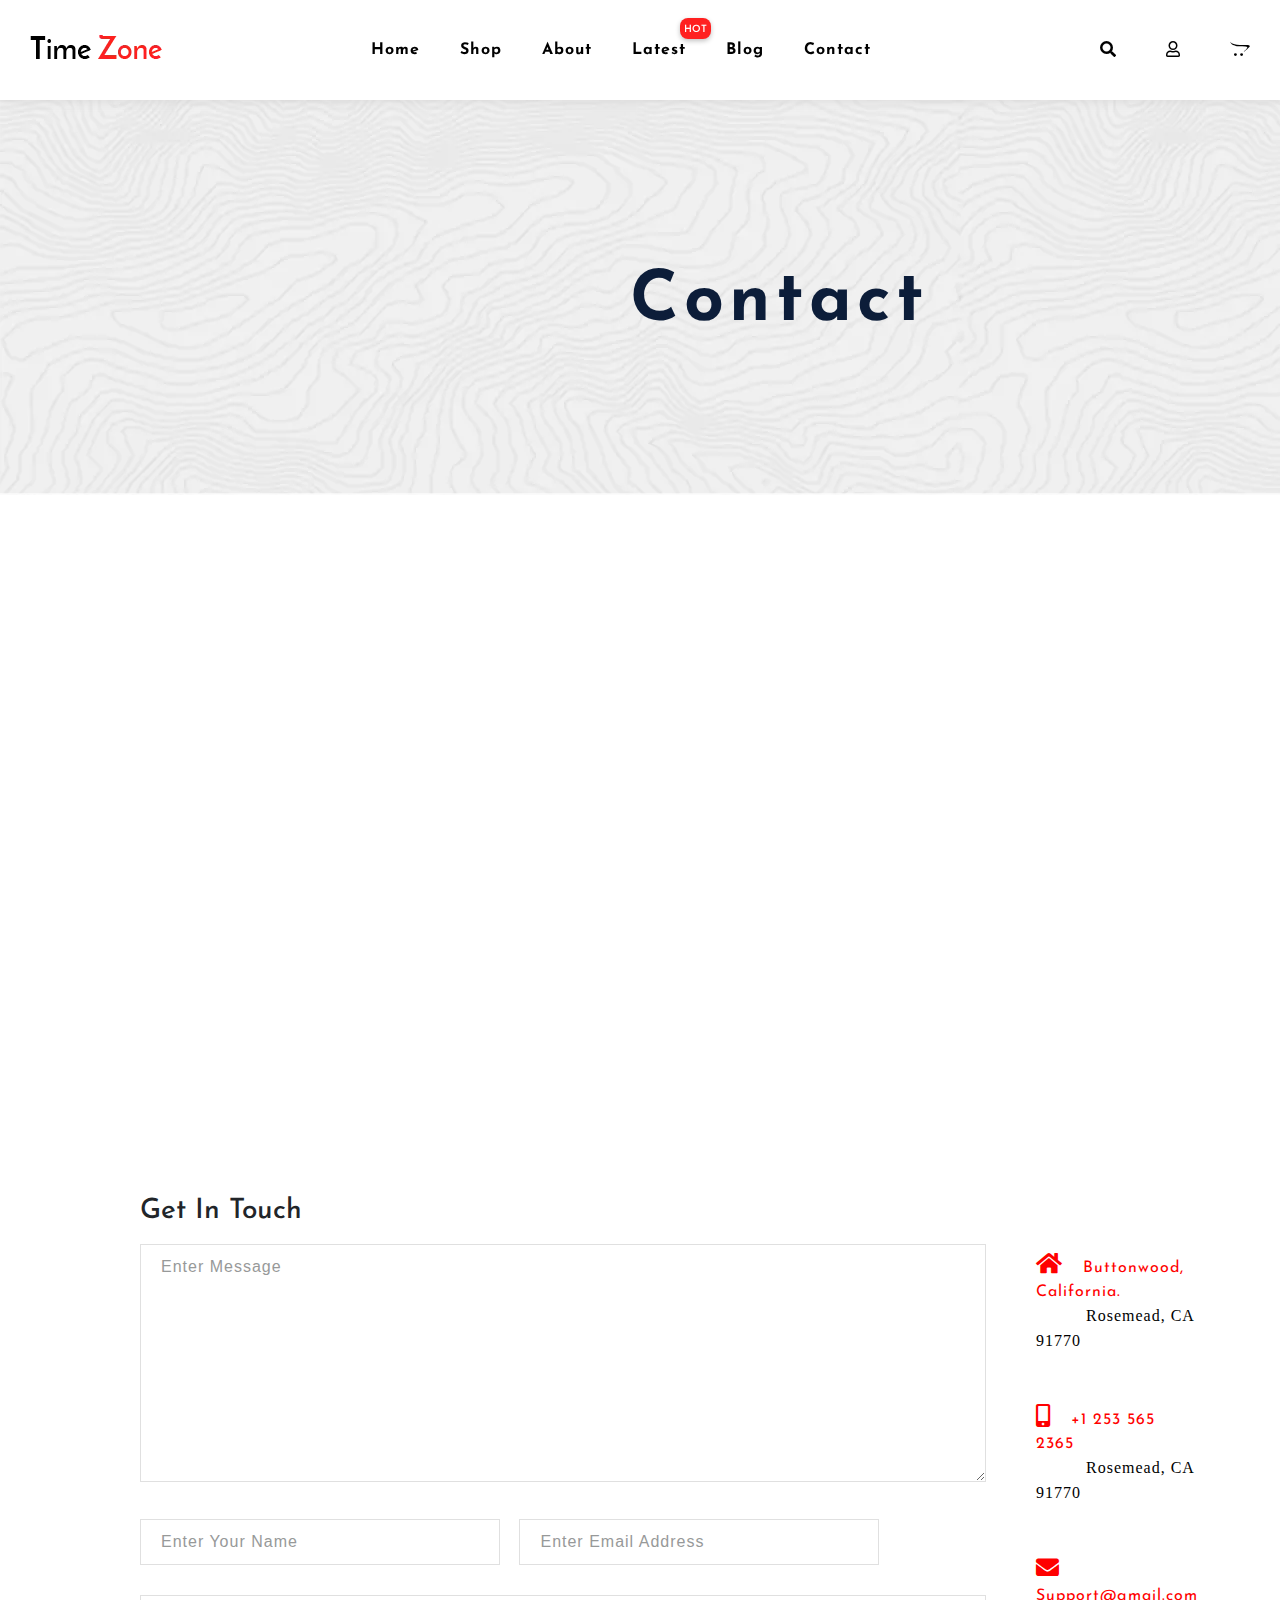
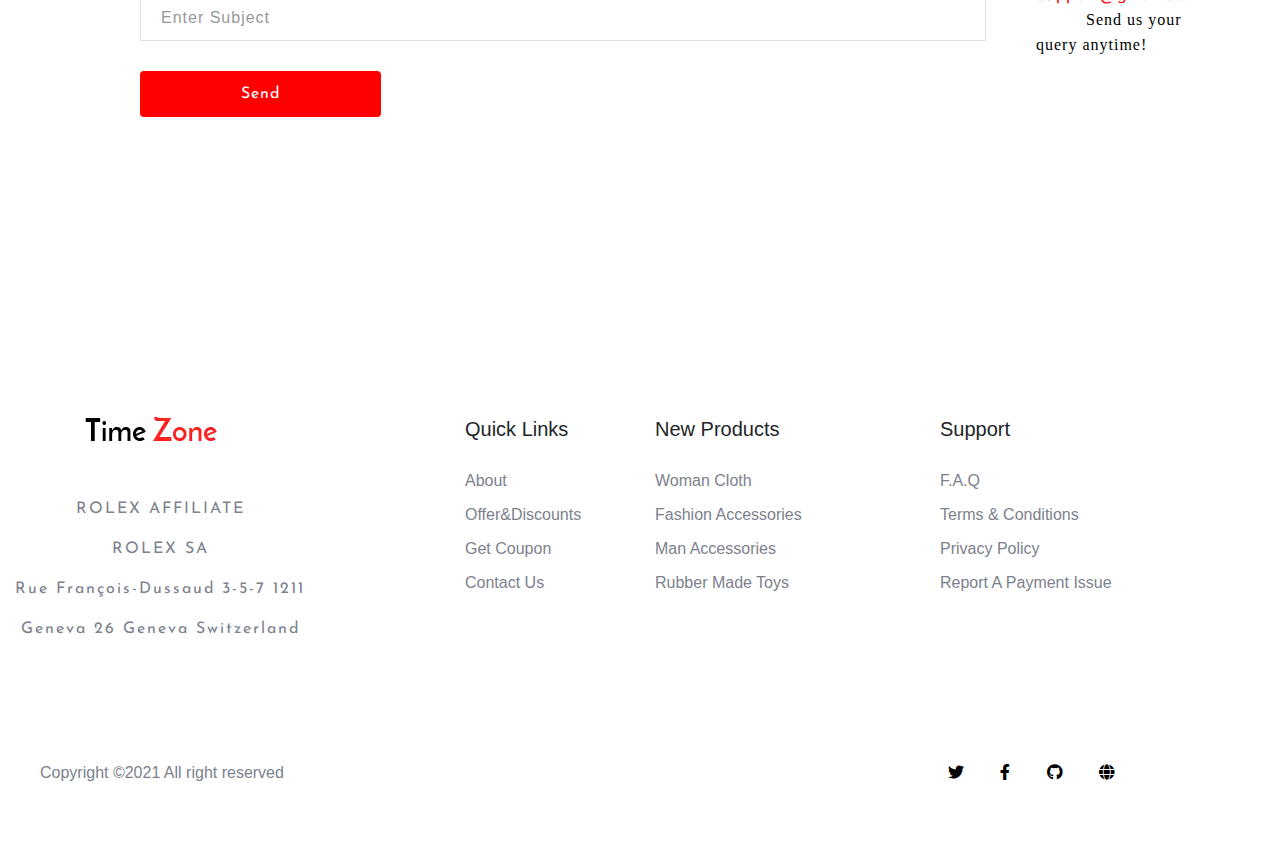
<file: contact.html>
<!DOCTYPE html>
<html lang="en">

<head>
    <meta charset="UTF-8">
    <title>Contact</title>
    <link rel="shortcut icon" href="./image/favicon.png" type="image/png">
    <!-- <link rel="preconnect" href="https://fonts.googleapis.com">
    <link rel="preconnect" href="https://fonts.gstatic.com" crossorigin> -->
    <link
        href="https://fonts.googleapis.com/css2?family=Josefin+Sans:ital,wght@0,100;0,200;0,300;0,400;0,500;0,600;0,700;1,100;1,200;1,300;1,400;1,500;1,600;1,700&display=swap"
        rel="stylesheet">
    <link rel="stylesheet" href="aos/aos.css">
    <link rel="stylesheet" href="fontawesome-free-5.15.0-web/css/all.css">
    <link rel="stylesheet" href="bootstrap/css/bootstrap.css">
    <link rel="stylesheet" href="css/main.css">
    <link rel="stylesheet" href="css/shop.css">
    <link rel="stylesheet" href="css/style.css">
    <link rel="stylesheet" href="css/contact.css">
</head>

<body>
    <div class="section">
        <div class="container-fluid1 container-fluid2">
            <div class="menu">
                <ul class="logo">
                    <li>
                        <a href="#"><img src="image/logo.webp" alt="logo" /></a>
                    </li>
                </ul>

                <ul class="nav1">
                    <li><a href="index.html">Home</a></li>
                    <li><a href="shop.html">Shop</a></li>
                    <li><a href="about.html">About</a></li>
                    <li class="hot">
                        <a href="#">Latest</a>
                        <ul class="dropdown_menu">
                            <li><a href="shop.html">product list</a></li>
                            <li><a href="details.html">product details</a></li>
                        </ul>
                    </li>
                    <li class="blog"><a href="blog.html">Blog</a>
                        <ul class="dropdown_menu">
                            <li><a href="blog.html">Blog <span style="color: transparent">list</span> </a></li>
                            <li><a href="details.html">Blog details</a></li>
                        </ul>
                    </li>

                    <li><a href="#">Contact</a></li>
                </ul>
                <ul class="navicon">
                    <li>
                        <a href="#"><i class="fas fa-search"></i></a>
                    </li>
                    <li>
                        <a href="#"><i class="far fa-user"></i></a>
                    </li>
                    <li>
                        <a href="#"><i class="fab fa-opencart"></i></a>
                    </li>
                </ul>
            </div>
            <section class="about">

                <p style="letter-spacing: 5px;margin-left: 80px">
                    Contact
                </p>


            </section>
        </div>
        <div class="map">
            <div class="mapouter">
                <div class="gmap_canvas"><iframe width="1100" height="500" id="gmap_canvas"
                        src="https://maps.google.com/maps?q=us%20buttonwood&t=&z=13&ie=UTF8&iwloc=&output=embed"
                        frameborder="0" scrolling="no" marginheight="0" marginwidth="0"></iframe><a
                        href="https://putlocker-is.org"></a><br>
                    <style>
                        .mapouter {
                            position: relative;
                            text-align: right;
                            height: 600px;
                            width: 900px;
                        }
                    </style><a href="https://www.embedgooglemap.net">custom google maps embed</a>
                    <style>
                        .gmap_canvas {
                            overflow: hidden;
                            background: none !important;
                            height: 500px;
                            width: 1100px;
                        }
                    </style>
                </div>
            </div>
        </div>
        <div class="contact container d-flex">
            <div class="left">
                <h3>Get in touch</h3>
                <span>
                    <textarea name="sth" cols="85" rows="9" placeholder="Enter Message"></textarea> <br>
                    <input class="input1" type="text" placeholder="Enter Your Name">
                    <input class="input2" type="text" placeholder="Enter Email Address"> <br>
                    <input class="input3" type="text" placeholder="Enter Subject"> <br>

                    <button type="submit" class="btn send"> Send</button>

                </span>


            </div>
            <div class="right">
                <ul>
                    <li>
                        <p><i class="fas fa-home"></i>Buttonwood, California. <br><span>Rosemead, CA 91770</span></p>
                        <br>
                    </li>
                    <li>
                        <p> <i class="fas fa-mobile-alt"></i>+1 253 565 2365 <br><span>Rosemead, CA 91770</span></p>
                        <br>
                    </li>
                    <li>
                        <p> <i class="fas fa-envelope"></i>Support@gmail.com <br><span>Send us your query
                                anytime!</span></p> <br>
                    </li>
                </ul>





            </div>
        </div>
        <div class="footer">
            <div class="container">
                <div class="row">
                    <div class="col-lg-4">
                        <!-- logo -->
                        <a href="index.html"><img src="image/logo2_footer.webp" alt="" /></a>
                        <p style="
								letter-spacing: 2px;
								font-family: 'Josefin Sans', sans-serif;
								text-align: center;
								margin-left: -200px;
								line-height: 40px;
							">
                            ROLEX AFFILIATE <br />
                            ‭ROLEX SA‬ <br />
                            Rue François-Dussaud 3-5-7 1211 <br />Geneva 26 Geneva Switzerland
                        </p>
                    </div>
                    <div class="col-lg-2">
                        <h3>Quick links</h3>
                        <ul class="list">
                            <li><a href="#"> About</a></li>
                            <li><a href="#"> Offer&Discounts</a></li>
                            <li><a href="#"> get coupon</a></li>
                            <li><a href="#"> contact us</a></li>
                        </ul>
                    </div>
                    <div class="col-lg-3">
                        <h3>new products</h3>
                        <ul class="list">
                            <li><a href="#"> woman cloth</a></li>
                            <li><a href="#"> fashion accessories</a></li>
                            <li><a href="#"> man accessories</a></li>
                            <li><a href="#"> rubber made toys</a></li>
                        </ul>
                    </div>
                    <div class="col-lg-3">
                        <h3>Support</h3>
                        <ul class="list">
                            <li><a href="#"> F.a.q</a></li>
                            <li><a href="#"> terms & conditions</a></li>
                            <li><a href="#"> privacy policy </a></li>
                            <li><a href="#"> report a payment issue</a></li>
                        </ul>
                    </div>
                </div>
                <div class="copy_icons">
                    <p class="copyright">Copyright ©2021 All right reserved</p>
                    <div class="social-icons">
                        <a href="#"><i class="fab fa-twitter"></i></a>
                        <a href="#"><i class="fab fa-facebook-f"></i></a>
                        <a href="#"><i class="fab fa-github"></i></a>
                        <a href="#"><i class="fas fa-globe"></i></a>
                    </div>
                </div>
            </div>
        </div>
    </div>
</body>

</html>
</file>
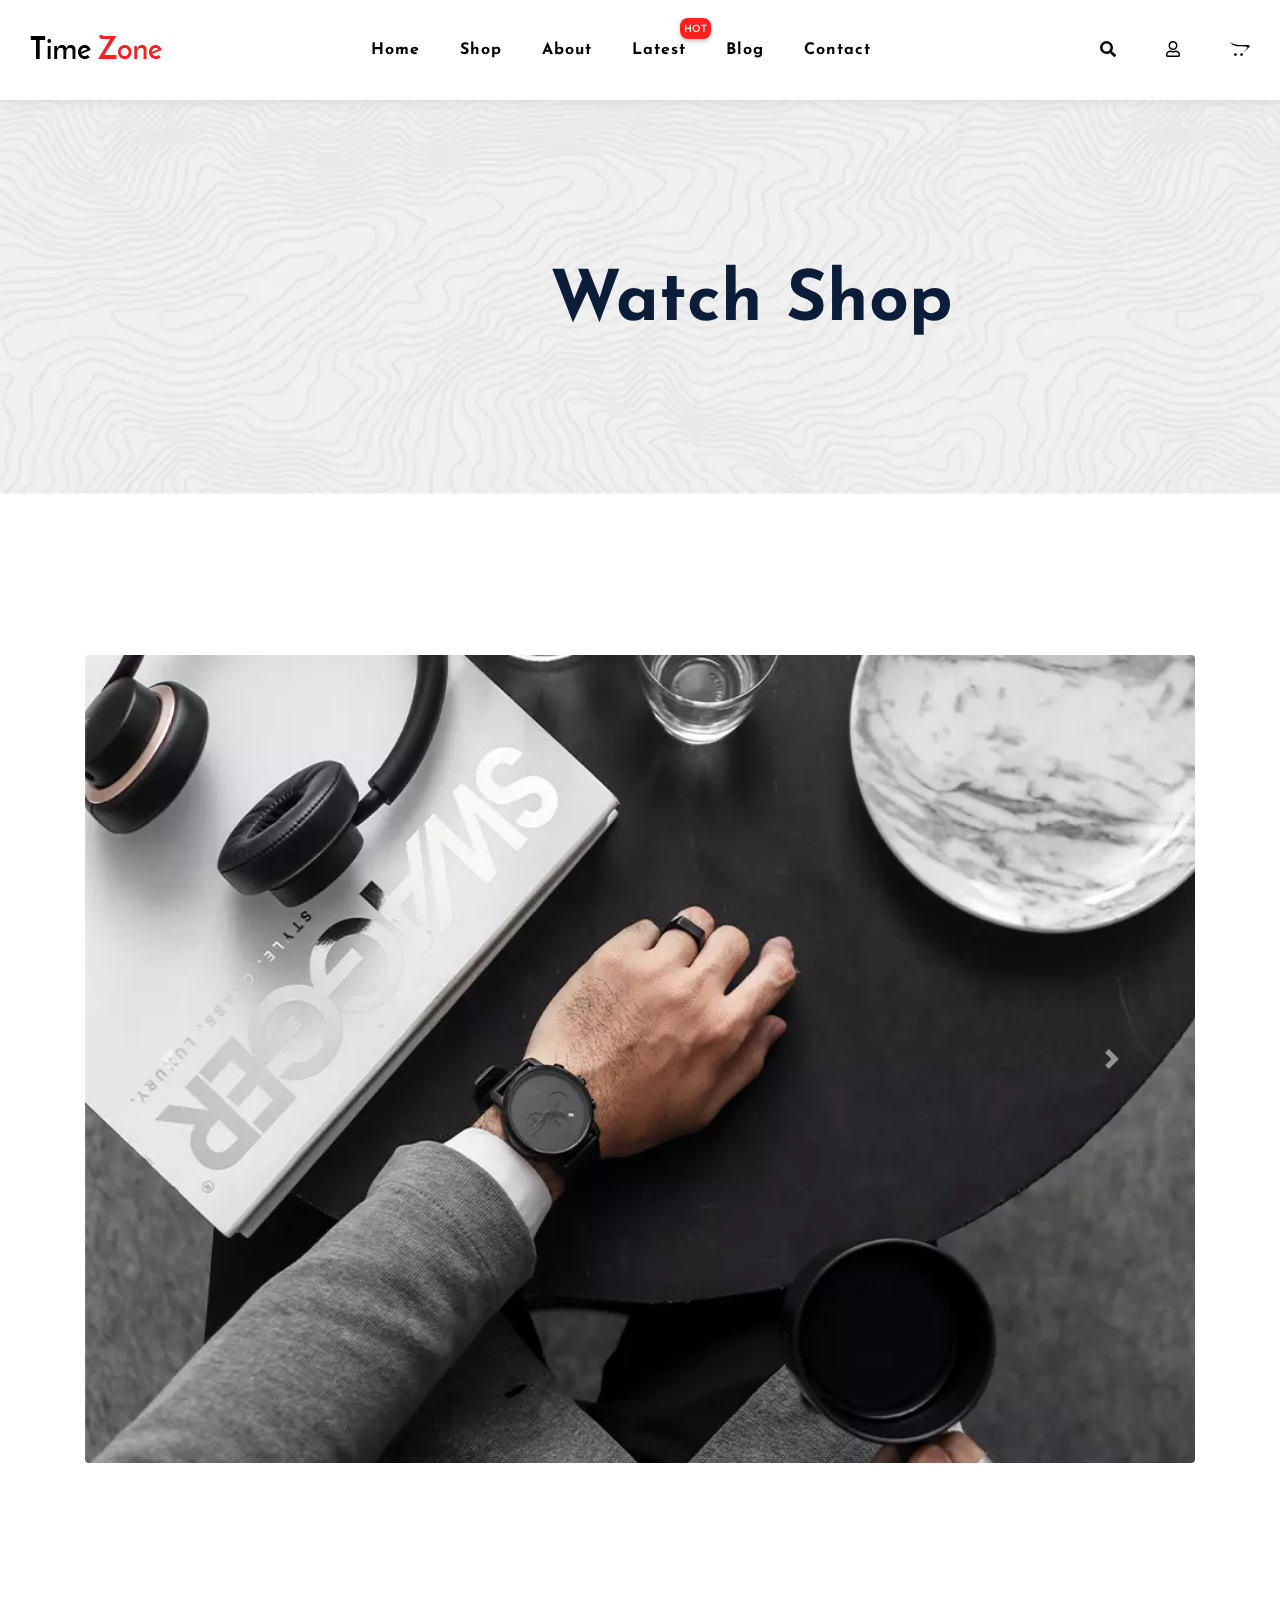
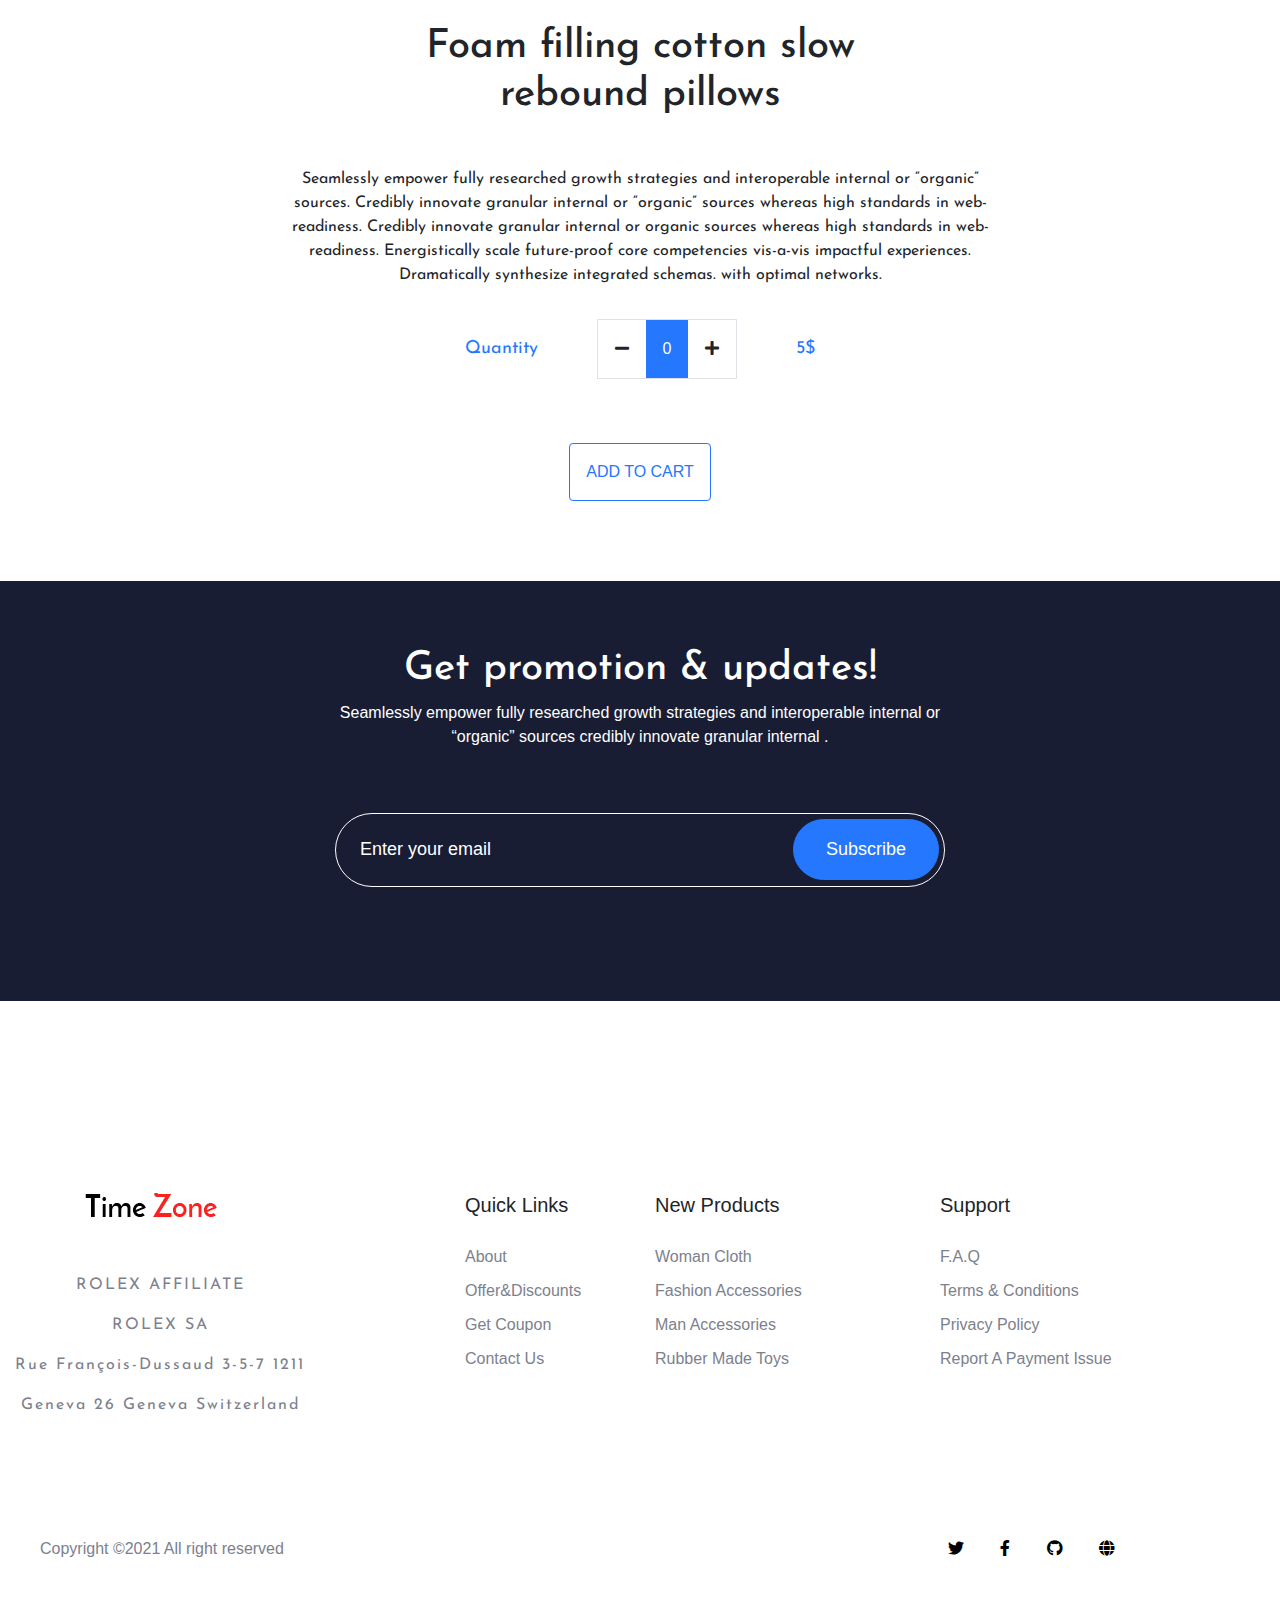
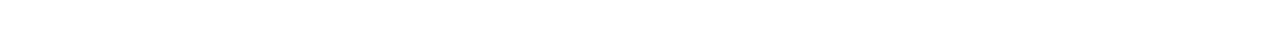
<file: details.html>
<!DOCTYPE html>
<html lang="en">

<head>
    <meta charset="UTF-8" />
    <meta http-equiv="X-UA-Compatible" content="IE=edge" />
    <meta name="viewport" content="width=device-width, initial-scale=1.0" />
    <title>Rolex Watch | Product Details</title>
    <link rel="shortcut icon" href="./image/favicon.png" type="image/png">
    <!-- <link rel="preconnect" href="https://fonts.googleapis.com">
    <link rel="preconnect" href="https://fonts.gstatic.com" crossorigin> -->
    <link
        href="https://fonts.googleapis.com/css2?family=Josefin+Sans:ital,wght@0,100;0,200;0,300;0,400;0,500;0,600;0,700;1,100;1,200;1,300;1,400;1,500;1,600;1,700&display=swap"
        rel="stylesheet">
    <link rel="stylesheet" href="fontawesome-free-5.15.0-web/css/all.css" />
    <link rel="stylesheet" href="bootstrap/css/bootstrap.css" />
    <link rel="stylesheet" href="css/shop.css" />
    <link rel="stylesheet" href="css/style.css" />
    <link rel="stylesheet" href="css/details.css" />

</head>

<body>
    <!--  ========================= Navbar section ======================== -->
    <div class="section">
        <div class="container-fluid1 container-fluid2">
            <div class="menu">
                <ul class="logo">
                    <li>
                        <a href="#"><img src="image/logo.webp" alt="logo" /></a>
                    </li>
                </ul>

                <ul class="nav1">
                    <li><a href="index.html">Home</a></li>
                    <li><a href="shop.html">Shop</a></li>
                    <li><a href="about.html">About</a></li>
                    <li class="hot">
                        <a href="#">Latest</a>
                        <ul class="dropdown_menu">
                            <li><a href="shop.html">product list</a></li>
                            <li><a href="#">product details</a></li>
                        </ul>
                    </li>
                    <li class="blog"><a href="blog.html">Blog</a>
                        <ul class="dropdown_menu">
                            <li><a href="blog.html">Blog <span style="color: transparent">list</span> </a></li>
                            <li><a href="details.html">Blog details</a></li>
                        </ul>
                    </li>
                    <li><a href="contact.html">Contact</a></li>
                </ul>
                <ul class="navicon">
                    <li>
                        <a href="#"><i class="fas fa-search"></i></a>
                    </li>
                    <li>
                        <a href="#"><i class="far fa-user"></i></a>
                    </li>
                    <li>
                        <a href="#"><i class="fab fa-opencart"></i></a>
                    </li>
                </ul>
            </div>
            <section class="about">
                <p>watch shop</p>
            </section>
            <!-- ============================ Carousel Section  =============================-->
            <div class="wrap-carousel">
                <div class="container">
                    <div class="row">
                        <div class="col-12">
                            <div class="carousel slide carousel-fade" id="carouselExampleFade" data-ride="carousel">
                                <div class="carousel-inner rounded">
                                    <div class="carousel-item active">
                                        <img class="d-block w-100" src="image/gallery1.webp" alt="First slide" />
                                    </div>
                                    <div class="carousel-item ">
                                        <img class="d-block w-100 " src="image/gallery01.webp" alt="Second slide" />
                                    </div>

                                </div>
                                <a class="carousel-control-prev" href="#carouselExampleFade" role="button"
                                    data-slide="prev">
                                    <span class="carousel-control-prev-icon" aria-hidden="true"></span>
                                    <span class="sr-only">Previous</span>
                                </a>
                                <a class="carousel-control-next" href="#carouselExampleFade" role="button"
                                    data-slide="next">
                                    <span class="carousel-control-next-icon" aria-hidden="true"></span>
                                    <span class="sr-only">Next</span>
                                </a>
                            </div>
                        </div>
                    </div>
                </div>
            </div>
            <!-- ============================ Add to cart Section  ==========================-->
            <div class="add_to_cart">
                <div class="container">
                    <div class="row">
                        <div class="col-8">
                            <h1>Foam filling cotton slow <br> rebound pillows</h1>
                            <p>Seamlessly empower fully researched growth strategies and interoperable internal or
                                “organic”
                                sources. Credibly innovate granular internal or “organic” sources whereas high standards
                                in
                                web-readiness. Credibly innovate granular internal or organic sources whereas high
                                standards
                                in web-readiness. Energistically scale future-proof core competencies vis-a-vis
                                impactful
                                experiences. Dramatically synthesize integrated schemas. with optimal networks.</p>
                            <div class="counter">
                                <div class="row">
                                    <div class="offset-3 col-6">
                                        <p>Quantity</p>
                                        <div class="btn-group border">
                                            <span class="btn btn-minus"><i class="fas fa-minus"></i></span>
                                            <span class="btn display">0</span>
                                            <span class="btn btn-plus"><i class="fas fa-plus"></i></span>
                                        </div>
                                        <p>5$</p>
                                    </div>
                                </div>
                                <button type="button" class="btn ">ADD TO CART </button>
                            </div>
                        </div>

                    </div>
                </div>
            </div>
            <!-- ============================ Subscribe Section   ==========================-->
            <div class="subscribe-section">
                <div class="container-fluid">
                    <div class="row">
                        <div class="col-lg-6 ">
                            <h1>Get promotion & updates!</h1>
                            <p>Seamlessly empower fully researched growth strategies and interoperable internal or
                                “organic” sources credibly innovate granular internal .</p>
                            <div class="subscribe-form ">
                                <input class="rounded-pill" type="email" placeholder="Enter your email">
                                <a href="#" class="subscribe rounded-pill">Subscribe</a>
                            </div>
                        </div>
                    </div>
                </div>
            </div>
            <!-- =============================  Footer Section ======================== -->
            <div class="footer">
                <div class="container">
                    <div class="row">
                        <div class="col-lg-4">
                            <!-- logo -->
                            <a href="index.html"><img src="image/logo2_footer.webp" alt="" /></a>
                            <p style="
										letter-spacing: 2px;
										font-family: 'Josefin Sans', sans-serif;
										text-align: center;
										margin-left: -200px;
										line-height: 40px;
									">
                                ROLEX AFFILIATE <br />
                                ‭ROLEX SA‬ <br />
                                Rue François-Dussaud 3-5-7 1211 <br />Geneva 26 Geneva
                                Switzerland
                            </p>
                        </div>
                        <div class="col-lg-2">
                            <h3>Quick links</h3>
                            <ul class="list">
                                <li><a href="#"> About</a></li>
                                <li><a href="#"> Offer&Discounts</a></li>
                                <li><a href="#"> get coupon</a></li>
                                <li><a href="#"> contact us</a></li>
                            </ul>
                        </div>
                        <div class="col-lg-3">
                            <h3>new products</h3>
                            <ul class="list">
                                <li><a href="#"> woman cloth</a></li>
                                <li><a href="#"> fashion accessories</a></li>
                                <li><a href="#"> man accessories</a></li>
                                <li><a href="#"> rubber made toys</a></li>
                            </ul>
                        </div>
                        <div class="col-lg-3">
                            <h3>Support</h3>
                            <ul class="list">
                                <li><a href="#"> F.a.q</a></li>
                                <li><a href="#"> terms & conditions</a></li>
                                <li><a href="#"> privacy policy </a></li>
                                <li><a href="#"> report a payment issue</a></li>
                            </ul>
                        </div>
                    </div>
                    <div class="copy_icons">
                        <p class="copyright">Copyright ©2021 All right reserved</p>
                        <div class="social-icons">
                            <a href="#"><i class="fab fa-twitter"></i></a>
                            <a href="#"><i class="fab fa-facebook-f"></i></a>
                            <a href="#"><i class="fab fa-github"></i></a>
                            <a href="#"><i class="fas fa-globe"></i></a>
                        </div>
                    </div>
                </div>
            </div>
        </div>
    </div>
    <script src="bootstrap/js/jQuery.min.js"></script>
    <script src="bootstrap/js/popper.js"></script>
    <script src="bootstrap/js/bootstrap.min.js"></script>
    <script src="js/details.js"></script>
</body>

</html>
</file>
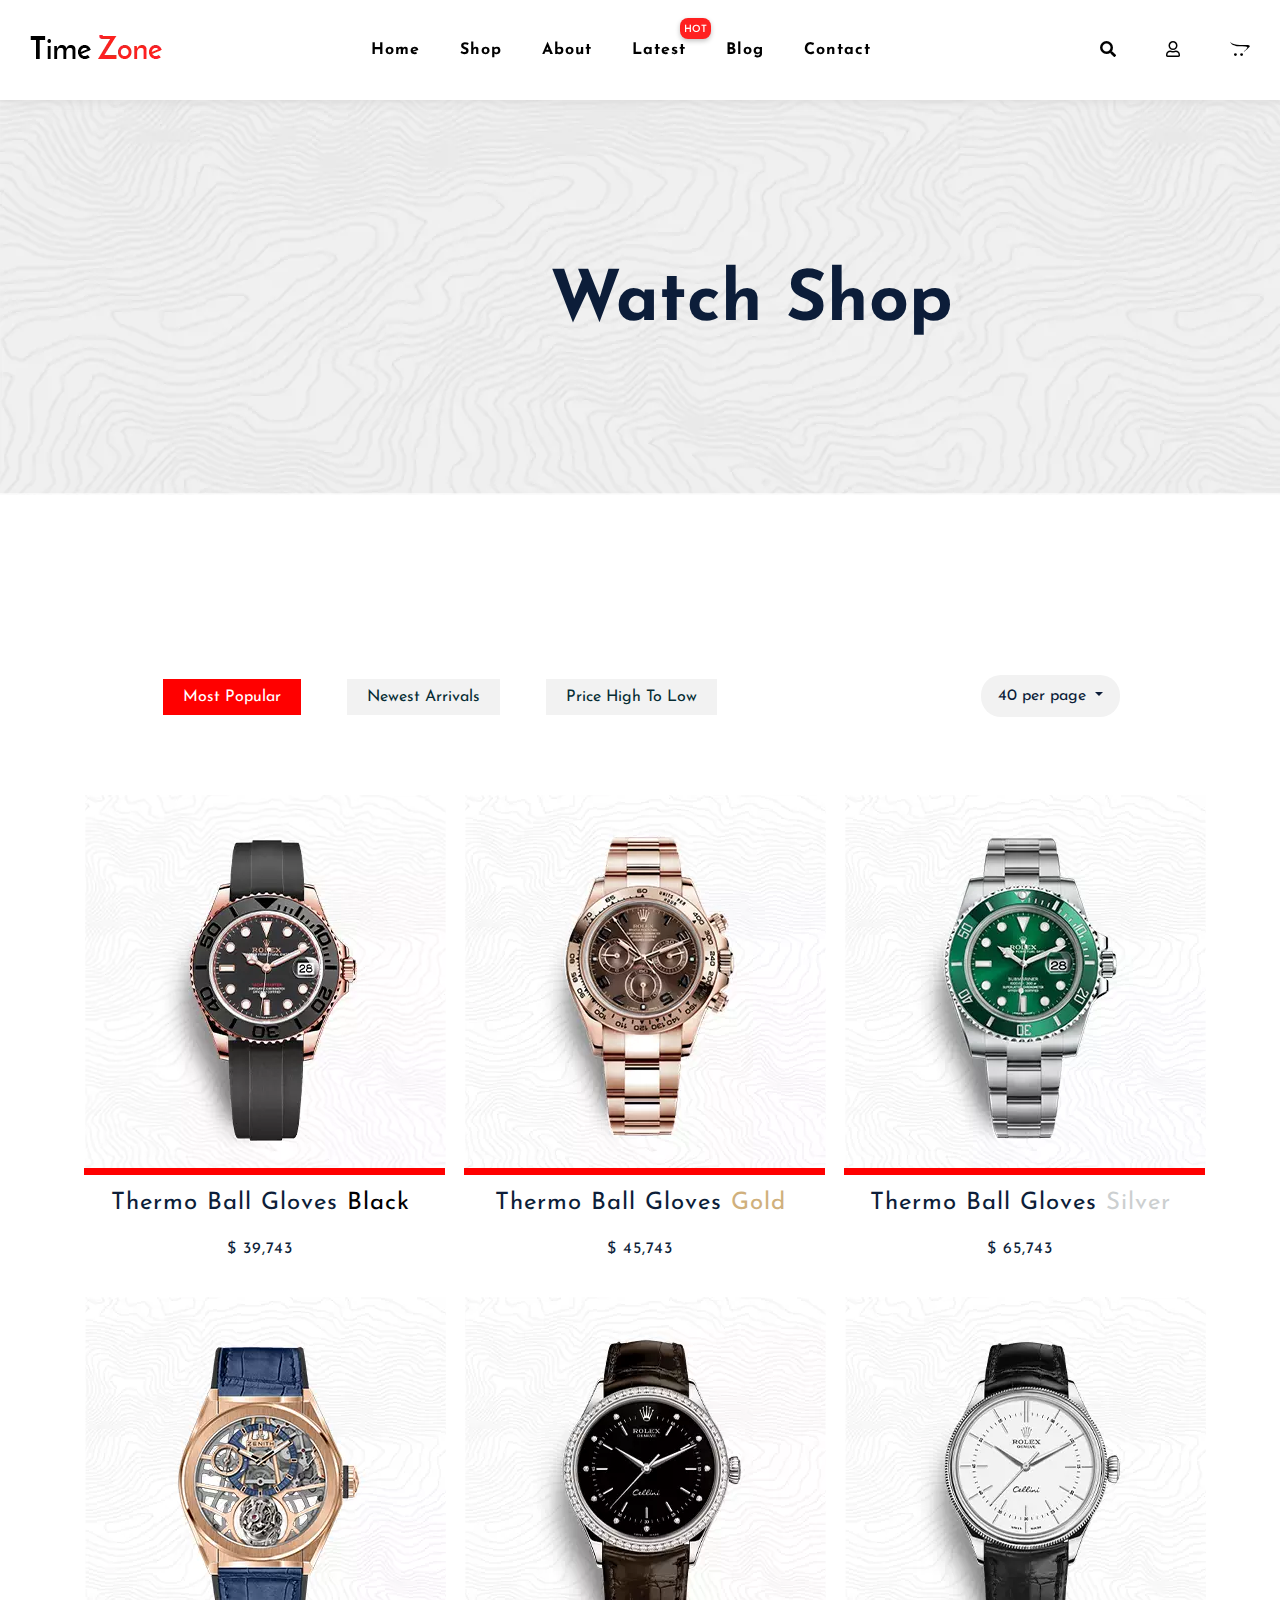
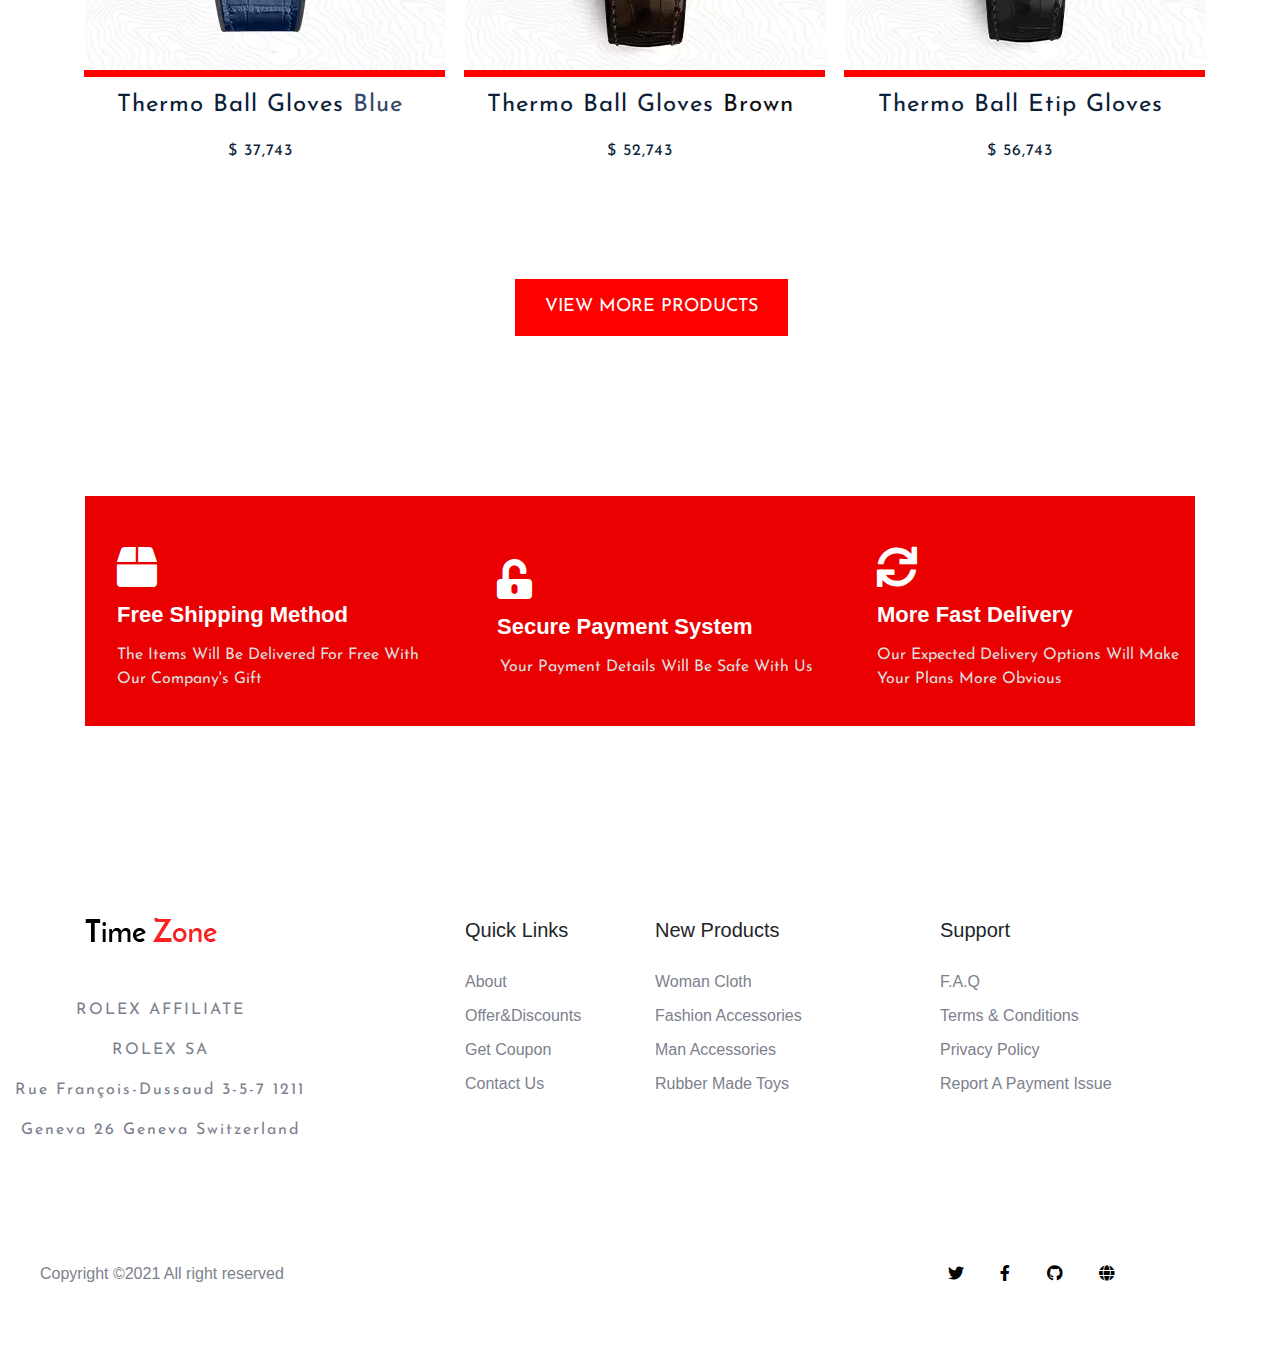
<file: shop.html>
<!DOCTYPE html>
<html lang="en">

<head>
    <meta charset="UTF-8">
    <title>Rolex Watch | Shop</title>
    <link rel="shortcut icon" href="./image/favicon.png" type="image/png">
    <!-- <link rel="preconnect" href="https://fonts.googleapis.com">
    <link rel="preconnect" href="https://fonts.gstatic.com" crossorigin> -->
    <link
        href="https://fonts.googleapis.com/css2?family=Josefin+Sans:ital,wght@0,100;0,200;0,300;0,400;0,500;0,600;0,700;1,100;1,200;1,300;1,400;1,500;1,600;1,700&display=swap"
        rel="stylesheet">
    <link rel="stylesheet" href="aos/aos.css">
    <link rel="stylesheet" href="fontawesome-free-5.15.0-web/css/all.css">
    <link rel="stylesheet" href="bootstrap/css/bootstrap.css">
    <link rel="stylesheet" href="css/main.css">
    <link rel="stylesheet" href="css/shop.css">
    <link rel="stylesheet" href="css/style.css">


</head>

<body>
    <div class="section">
        <div class="container-fluid1 container-fluid2">
            <div class="menu">
                <ul class="logo">
                    <li><a href="#"><img src="image/logo.webp" alt="logo"></a></li>
                </ul>

                <ul class="nav1">
                    <li><a href="index.html">Home</a></li>
                    <li><a href="shop.html">Shop</a></li>
                    <li><a href="about.html">About</a></li>
                    <li class="hot"><a href="#">Latest</a>
                        <ul class="dropdown_menu">
                            <li><a href="shop.html">product list</a></li>
                            <li><a href="details.html">product details</a></li>
                        </ul>
                    </li>
                    <li class="blog"><a href="blog.html">Blog</a>
                        <ul class="dropdown_menu">
                            <li><a href="blog.html">Blog <span style="color: transparent">list</span> </a></li>
                            <li><a href="details.html">Blog details</a></li>
                        </ul>
                    </li>
                    <li><a href="contact.html">Contact</a></li>
                </ul>
                <ul class="navicon">
                    <li>
                        <a href="#"><i class="fas fa-search"></i></a>

                    </li>
                    <li>
                        <a href="#"><i class="far fa-user"></i></a>
                    </li>
                    <li><a href="#"><i class="fab fa-opencart"></i></a></li>
                </ul>
            </div>
            <section class="about">

                <p>
                    watch shop
                </p>


            </section>
        </div>
        <div class="watch">
            <span class="span1">
                <ul>
                    <li><a class="text-decoration-none active1" href="#">most popular</a></li>
                    <li><a class="text-decoration-none" href="#">Newest Arrivals</a></li>
                    <li><a class="text-decoration-none" href="#">price high to low </a></li>

                </ul>
            </span>
            <div class="dropdown">
                <button type="button" class="button  dropdown-toggle" data-toggle="dropdown">
                    40 per page
                </button>
                <div class="dropdown-menu">
                    <a class="dropdown-item" href="#">50 per page </a>
                    <a class="dropdown-item" href="#">60 per page </a>
                    <a class="dropdown-item" href="#">70 per page </a>
                </div>
            </div>
            <div class="popular popular1">
                <div class="container">
                    <div class="row">
                        <div class="col-md-4">
                            <img src="image/popular5.webp" alt="two">
                            <span class="hover">
                                <a href="#"><i class="far fa-heart"></i></a>
                                <button class="button1">
                                    Add to cart
                                </button>
                            </span>
                            <span>
                                <p>Thermo Ball Gloves <span style="color: #000000">Black</span></p>
                                <p>$ 39,743</p>

                            </span>

                        </div>
                        <div class="col-md-4">
                            <img src="image/popular1.webp" alt="one">
                            <span class="hover">
                                <a href="#"><i class="far fa-heart"></i></a>
                                <button class="button1">
                                    Add to cart
                                </button>
                            </span>
                            <span>
                                <p>Thermo Ball Gloves <span style="color: #d0b07c">Gold</span></p>
                                <p>$ 45,743</p>

                            </span>
                        </div>
                        <div class="col-md-4 ">
                            <img src="image/popular4.webp" alt="one">
                            <span class="hover">
                                <a href="#"><i class="far fa-heart"></i></a>
                                <button class="button1">
                                    Add to cart
                                </button>
                            </span>
                            <span>
                                <p>Thermo Ball Gloves <span style="color: #CCCFD0">Silver</span></p>
                                <p>$ 65,743</p>

                            </span>
                        </div>

                    </div>
                    <div class="row row1">

                        <div class="col-md-4">
                            <img src="image/popular3.webp" alt="three">
                            <span class="hover">
                                <a href="#"><i class="far fa-heart"></i></a>
                                <button class="button1">
                                    Add to cart
                                </button>
                            </span>
                            <span>
                                <p>Thermo Ball Gloves <span style="color: #364769">Blue</span></p>
                                <p>$ 37,743</p>

                            </span>

                        </div>
                        <div class="col-md-4">
                            <img src="image/popular2.webp" alt="two">
                            <span class="hover">
                                <a href="#"><i class="far fa-heart"></i></a>
                                <button class="button1">
                                    Add to cart
                                </button>
                            </span>
                            <span>
                                <p>Thermo Ball Gloves <span style="color: #100f0e">Brown</span></p>
                                <p>$ 52,743</p>

                            </span>

                        </div>
                        <div class="col-md-4">
                            <img src="image/popular6.webp" alt="three">
                            <span class="hover">
                                <a href="#"><i class="far fa-heart"></i></a>
                                <button class="button1">
                                    Add to cart
                                </button>
                            </span>
                            <span>
                                <p>Thermo Ball Etip Gloves</p>
                                <p>$ 56,743</p>

                            </span>

                        </div>
                    </div>
                    <button class="button">
                        View more products
                    </button>
                </div>
            </div>

        </div>
        <div class="shipping-method">
            <div class="container">
                <div class="wrapper">
                    <div class="row">
                        <div class="col-lg-4">
                            <div class="card">
                                <i class="fas fa-box"></i>
                                <h4>Free Shipping method</h4>
                                <p style="font-family: 'Josefin Sans', sans-serif">The Items Will Be Delivered For Free
                                    With Our Company's Gift </p>

                            </div>
                        </div>
                        <div class="col-lg-4">
                            <div class="card">
                                <i class="fas fa-unlock-alt"></i>
                                <h4>secure payment system</h4>
                                <p style="font-family: 'Josefin Sans', sans-serif">Your Payment Details Will Be Safe
                                    With Us</p>


                            </div>
                        </div>
                        <div class="col-lg-4">
                            <div class="card">
                                <i class="fas fa-sync"></i>
                                <h4>more fast delivery</h4>
                                <p style="font-family: 'Josefin Sans', sans-serif">Our Expected Delivery Options Will
                                    Make Your Plans More Obvious </p>

                            </div>
                        </div>
                    </div>
                </div>
            </div>
        </div>
        <div class="footer">
            <div class="container">
                <div class="row">
                    <div class="col-lg-4">
                        <!-- logo -->
                        <a href="index.html"><img src="image/logo2_footer.webp" alt="" /></a>
                        <p
                            style="letter-spacing: 2px;font-family: 'Josefin Sans', sans-serif;text-align: center;margin-left: -200px;line-height: 40px">
                            ROLEX AFFILIATE <br>
                            ‭ROLEX SA‬ <br>
                            Rue François-Dussaud 3-5-7
                            1211 <br>Geneva 26
                            Geneva
                            Switzerland

                        </p>
                    </div>
                    <div class="col-lg-2">
                        <h3>Quick links</h3>
                        <ul class="list">
                            <li><a href="#"> About</a></li>
                            <li><a href="#"> Offer&Discounts</a></li>
                            <li><a href="#"> get coupon</a></li>
                            <li><a href="#"> contact us</a></li>
                        </ul>
                    </div>
                    <div class="col-lg-3">
                        <h3>new products</h3>
                        <ul class="list">
                            <li><a href="#"> woman cloth</a></li>
                            <li><a href="#"> fashion accessories</a></li>
                            <li><a href="#"> man accessories</a></li>
                            <li><a href="#"> rubber made toys</a></li>
                        </ul>
                    </div>
                    <div class="col-lg-3">
                        <h3>Support</h3>
                        <ul class="list">
                            <li><a href="#"> F.a.q</a></li>
                            <li><a href="#"> terms & conditions</a></li>
                            <li><a href="#"> privacy policy </a></li>
                            <li><a href="#"> report a payment issue</a></li>
                        </ul>
                    </div>
                </div>
                <div class="copy_icons">
                    <p class="copyright">Copyright ©2021 All right reserved</p>
                    <div class="social-icons">
                        <a href="#"><i class="fab fa-twitter"></i></a>
                        <a href="#"><i class="fab fa-facebook-f"></i></a>
                        <a href="#"><i class="fab fa-github"></i></a>
                        <a href="#"><i class="fas fa-globe"></i></a>

                    </div>
                </div>
            </div>
        </div>


    </div>
    <script src="aos/aos.js"></script>
    <script src="bootstrap/js/popper.js"></script>
    <script src="bootstrap/js/jQuery.min.js"></script>
    <script src="bootstrap/js/bootstrap.js"></script>
</body>

</html>
</file>
<file: css/style.css>
* {
	margin: 0 auto;
	padding: 0;
	box-sizing: border-box;
}

body {
	overflow-x: hidden;
}

.section .container-fluid1 .menu {
	z-index: 1000;
	position: fixed;
	width: 100%;
	justify-content: space-around;
	align-items: center;
	height: 100px;
	background-color: white;
	display: flex;
	box-shadow: 0 0 10px rgba(207, 206, 206, 0.8);
}
.section .container-fluid1 .menu ul {
	display: flex;
	list-style: none;
}
.section .container-fluid1 .menu ul li a {
	text-decoration: none;
}
.section .container-fluid1 .menu .logo {
	margin-top: 10px;
	margin-left: 30px;
}
.section .container-fluid1 .menu .nav1 {
	margin-top: 15px;
	margin-left: 80px;
}
.section .container-fluid1 .menu .nav1 li {
	margin-left: 40px;
	font-size: 16px;
	font-family: "Josefin Sans", sans-serif;
	font-weight: bold;
}
.section .container-fluid1 .menu .nav1 li a {
	letter-spacing: 1px;
	color: black;
	transition: all 0.1s linear;
}
.section .container-fluid1 .menu .nav1 li a:hover {
	color: red;
}
.section .container-fluid1 .menu .nav1 li:hover .dropdown_menu {
	visibility: visible;
	opacity: 1;
	transform: translateY(7px);
}
.section .container-fluid1 .menu .nav1 .hot {
	position: relative;
}
.section .container-fluid1 .menu .nav1 .hot a:nth-child(1) {
	padding-bottom: 3rem;
}
.section .container-fluid1 .menu .nav1 .hot:before {
	content: "HOT";
	position: absolute;
	font-size: 10px;
	text-align: center;
	box-shadow: 0 2px 5px #c1c1c1;
	border-radius: 8px;
	top: -20px;
	right: -25px;
	padding: 4px 4px 2px;
	color: #fff;
	font-weight: 600;
	background-color: #ff2020;
}
.section .container-fluid1 .menu .nav1 .hot .dropdown_menu {
	position: absolute;
	top: 55px;
	left: -30px;
	width: 180px;
	border: 0.5px solid transparent;
	display: flex;
	flex-wrap: wrap;
	padding: 20px 15px;
	text-transform: capitalize;
	line-height: 40px;
	background-color: #fff;
	border-radius: 3px;
	border-top-left-radius: 10px;
	border-top-right-radius: 10px;
	visibility: hidden;
	opacity: 0;
	transition: all 0.1s linear;
	z-index: 99999 !important;
	border-top: 4px solid #ff2020;
	box-shadow: 0 5px 15px #d8d7d7;
}
.section .container-fluid1 .menu .nav1 .hot .dropdown_menu:after {
	position: absolute;
	content: "";
	top: -10px;
	border-style: solid;
	border-top-width: 0;
	border-right-width: 6px;
	border-bottom-width: 6px;
	border-left-width: 6px;
	border-color: transparent transparent red transparent;
	left: 15%;
	z-index: -1;
	transition: all 0.1s linear;
}
.section .container-fluid1 .menu .nav1 .hot .dropdown_menu li {
	margin: 0;
}
.section .container-fluid1 .menu .nav1 .blog {
	position: relative;
}
.section .container-fluid1 .menu .nav1 .blog a:nth-child(1) {
	padding-bottom: 3rem;
}
.section .container-fluid1 .menu .nav1 .blog .dropdown_menu {
	position: absolute;
	top: 55px;
	left: -30px;
	width: 180px;
	border: 0.5px solid transparent;
	display: flex;
	flex-wrap: wrap;
	padding: 20px 15px;
	text-transform: capitalize;
	line-height: 40px;
	background-color: #fff;
	border-radius: 3px;
	border-top-left-radius: 10px;
	border-top-right-radius: 10px;
	visibility: hidden;
	opacity: 0;
	transition: all 0.1s linear;
	z-index: 99999 !important;
	border-top: 4px solid #ff2020;
	box-shadow: 0 5px 15px #d8d7d7;
}
.section .container-fluid1 .menu .nav1 .blog .dropdown_menu:after {
	position: absolute;
	content: "";
	top: -10px;
	border-style: solid;
	border-top-width: 0;
	border-right-width: 6px;
	border-bottom-width: 6px;
	border-left-width: 6px;
	border-color: transparent transparent red transparent;
	left: 15%;
	z-index: -1;
	transition: all 0.1s linear;
}
.section .container-fluid1 .menu .nav1 .blog .dropdown_menu li {
	margin: 0;
}
.section .container-fluid1 .menu .navicon {
	margin-top: 16px;
	margin-right: 30px;
}
.section .container-fluid1 .menu .navicon li a {
	margin-left: 50px;
	color: black;
}
.section .container-fluid1 .menu .navicon li a:hover {
	color: red;
}
.section .container-fluid1 .wrapper {
	overflow: hidden;
	height: 1100px;
	background-color: #f0f0f2;
	align-items: center;
	display: flex;
	justify-content: space-evenly;
}
.section .container-fluid1 .wrapper .text {
	text-align: left;
}
.section .container-fluid1 .wrapper .text p {
	font-size: 95px;
	margin-top: 180px;
	font-family: "Josefin Sans", sans-serif;
	text-transform: capitalize;
	font-weight: bolder;
	margin-left: 90px;
	line-height: 115px;
	color: #0c1d39;
}
.section .container-fluid1 .wrapper .text h5 {
	margin-top: 60px;
	font-family: "Josefin Sans", sans-serif;
	font-weight: 700 !important;
	text-transform: capitalize;
	margin-left: 95px;
	letter-spacing: 1px;
	color: #0c1d39;
	line-height: 40px;
}
.section .container-fluid1 .wrapper .text .button {
	position: relative;
	background-color: #4a4a4b;
	margin-top: 60px;
	padding: 16px 35px;
	text-align: center;
	margin-left: 95px;
	font-family: "Josefin Sans", sans-serif;
	color: white;
	border: transparent;
	text-transform: uppercase;
	z-index: 1;
	text-decoration: none;
	letter-spacing: 1px;
}
.section .container-fluid1 .wrapper .text .button:before {
	content: "";
	position: absolute;
	top: 0;
	left: 0;
	right: 0;
	bottom: 0;
	transition: transform 300ms ease-in-out;
	background-color: red;
	transform: scaleX(0);
	z-index: -1;
	transform-origin: left;
}
.section .container-fluid1 .wrapper .text .button:hover:before {
	transform: scaleX(1);
}
.section .container-fluid1 .wrapper .watchright {
	margin-top: 100px;
	margin-right: 50px;
	transform: scale(1);
	animation: transforms 2s ease-in-out infinite alternate;
}
@keyframes transforms {
	0% {
		transform: scale(1);
	}
	100% {
		transform: scale(0.95);
	}
}
.newArrivalsSection {
	padding: 0;
	margin-bottom: 20vh;
}
.newArrivalsSection .container {
	margin-top: 30vh;
}
.newArrivalsSection .container p {
	margin-left: -17px;
	font-size: 50px;
	font-family: "Josefin Sans", sans-serif;
	text-transform: capitalize;
	font-weight: bolder;
}
.newArrivalsSection .container .row {
	margin-top: 10vh;
	display: flex;
	flex-wrap: nowrap;
	justify-content: space-between;
}
.newArrivalsSection .card {
	border: none !important;
	padding: 0;
	margin: 0;
}
.newArrivalsSection .card .card-header {
	overflow: hidden;
	background-color: #fff;
	border: none !important;
	padding: 0;
}
.newArrivalsSection .card .card-header img {
	transition: all 0.4s ease-out;
}
.newArrivalsSection .card .card-header img:hover {
	transform: scale(1.05);
}
.newArrivalsSection .card .card-body {
	border: none !important;
}
.newArrivalsSection .card .card-body p {
	font-size: 22px;
	text-align: center;
}
.newArrivalsSection .card .card-body p span {
	font-size: 18px;
	color: red;
	font-weight: 400;
}

.gallery {
	display: block;
}
.gallery .img-gallery {
	padding: 0 !important;
	overflow: hidden;
}
.gallery .img-gallery .row {
	margin-right: -15px;
	margin-left: -15px;
	display: flex;
	flex-wrap: wrap;
}
.gallery .img-gallery .row .big-img {
	position: relative;
	margin-bottom: 40px;
	overflow: hidden;
}
.gallery .img-gallery .row .big-img .img1 {
	background-image: url(../image/gallery1.webp);
}
.gallery .img-gallery .row .big-img .img2 {
	background-image: url(../image/gallery2.webp);
}
.gallery .img-gallery .row .big-img .img1,
.gallery .img-gallery .row .big-img .img2 {
	height: 690px;
	background-repeat: no-repeat;
	background-size: cover;
	transition: all 0.4s linear;
	transform: scale(1.05);
}
.gallery .img-gallery .row .big-img:hover .img1 {
	transform: scale(1);
}
.gallery .img-gallery .row .big-img:hover .img2 {
	transform: scale(1);
}
.gallery .img-gallery .row .big-img::before {
	position: absolute;
	top: 0;
	left: 0;
	right: 0;
	bottom: 0;
	height: 100%;
	width: 100%;
	content: "";
	background-color: rgba(1, 10, 28, 0.3);
	opacity: 0;
	z-index: 1;
	transition: all 0.4s ease-out 0s;
}
.gallery .img-gallery .row .big-img:hover::before {
	opacity: 1;
	visibility: visible;
}
.gallery .img-gallery .row .small-img {
	margin-bottom: 30px !important;
	overflow: hidden;
	position: relative;
}
.gallery .img-gallery .row .small-img .img3 {
	background-image: url(../image/gallery3.webp);
}
.gallery .img-gallery .row .small-img .img4 {
	background-image: url(../image/gallery4.webp);
}
.gallery .img-gallery .row .small-img .img3,
.gallery .img-gallery .row .small-img .img4 {
	height: 330px;
	background-repeat: no-repeat;
	background-size: cover;
	transition: all 0.4s linear;
	transform: scale(1.05);
}
.gallery .img-gallery .row .small-img:hover .img3 {
	transform: scale(1);
}
.gallery .img-gallery .row .small-img:hover .img4 {
	transform: scale(1);
}
.gallery .img-gallery .row .small-img::before {
	position: absolute;
	top: 0;
	left: 0;
	right: 0;
	bottom: 0;
	height: 100%;
	width: 100%;
	content: "";
	background-color: rgba(1, 10, 28, 0.3);
	opacity: 0;
	z-index: 1;
	transition: all 0.4s ease-out 0s;
}
.gallery .img-gallery .row .small-img:hover::before {
	opacity: 1;
	visibility: visible;
}

.popular {
	margin-bottom: 50px;
	margin-top: 180px;
}
.popular span {
	text-align: center;
	text-transform: capitalize;
	color: #0d1e39;
}
.popular span h3 {
	font-family: "Josefin Sans", sans-serif;
	font-size: 48px;
	font-weight: 550;
}
.popular span p {
	margin-top: 10px;
	letter-spacing: 1px;
	font-family: "Josefin Sans", sans-serif;
}
.popular span p .span {
	background-color: red;
	padding: 8px 16px;
	text-align: center;
}
.popular .container {
	margin-top: 80px;
}
.popular .container .row .col-md-4 {
	position: relative;
}
.popular .container .row .col-md-4 .hover {
	z-index: 1;
	transition: transform 300ms ease-in-out;
	width: 361px;
	height: 380px;
	position: absolute;
	background-color: transparent;
	opacity: 1;
	top: 0;
	left: 14px;
}
.popular .container .row .col-md-4 .hover .button1 {
	transition: transform 0.4s ease-in-out;
	transform: translateY(50px);
	background-color: red;
	color: white;
	font-family: "Josefin Sans", sans-serif;
	font-size: 18px;
	text-align: center;
	padding: 15px 0;
	position: absolute;
	bottom: 0;
	left: 0;
	width: 100%;
	border: transparent;
}
.popular .container .row .col-md-4 .hover .button1:before {
	content: "";
	z-index: -1;
	position: absolute;
	top: 0;
	left: 0;
	right: 0;
	bottom: 0;
	background-color: #4a4a4b;
	transform: scaleX(0);
	transform-origin: center;
	transition: transform 300ms ease-in-out;
}
.popular .container .row .col-md-4 .hover .button1:hover:before {
	transform: scaleX(1);
}
.popular .container .row .col-md-4 .hover a {
	transition: all 0.3s ease-in-out;
	opacity: 0;
	font-weight: lighter;
	position: absolute;
	right: 20px;
	top: 10px;
	color: #0c1d39;
	font-size: 32px;
}
.popular .container .row .col-md-4 .hover a:hover {
	transform: scale(1.2);
	color: red;
}
.popular .container .row .col-md-4 .hover a:focus {
	transform: scale(1.2);
	color: red;
}
.popular .container .row .col-md-4:hover .hover .button1 {
	transform: translateY(0);
}
.popular .container .row .col-md-4:hover .hover a {
	opacity: 1;
}
.popular .container .row .col-md-4 span {
	z-index: 1000;
	overflow: hidden;
}
.popular .container .row .col-md-4 span p:nth-child(1) {
	font-size: 24px;
}
.popular .container .row1 {
	margin-top: 20px;
}
.popular .container .button {
	position: relative;
	background-color: red;
	color: white;
	font-family: "Josefin Sans", sans-serif;
	font-size: 18px;
	text-align: center;
	padding: 15px 30px;
	border: transparent;
	margin-top: 100px;
	z-index: 1;
	margin-left: 430px;
	text-transform: uppercase;
}
.popular .container .button:before {
	content: "";
	z-index: -1;
	position: absolute;
	top: 0;
	left: 0;
	right: 0;
	bottom: 0;
	background-color: #4a4a4b;
	transform: scaleX(0);
	transform-origin: left;
	transition: transform 300ms ease-in-out;
}
.popular .container .button:hover:before {
	transform: scaleX(1);
}

.video {
	background-image: url(../image/sectin_bg1.webp);
	background-repeat: no-repeat;
	background-size: cover;
	width: 100%;
	height: 700px;
	position: relative;
	display: flex;
	justify-content: center;
	align-items: center;
	margin-top: 9rem;
	position: relative;
}
.video:hover .container-fluid .row .col-12 .play-btn a {
	transform: scale(1);
}
.video:before {
	position: absolute;
	top: 0;
	left: 0;
	right: 0;
	width: 100%;
	height: 100%;
	content: "";
	background-color: rgba(2, 5, 12, 0.5);
	opacity: 0;
	z-index: 0;
	transition: all 0.4s ease-out;
}
.video:hover::before {
	opacity: 1;
	visibility: visible;
}
.video .container-fluid .row .col-12 .play-btn {
	display: flex;
	justify-content: center;
	align-items: center;
}
.video .container-fluid .row .col-12 .play-btn a {
	position: relative;
	text-decoration: none;
	color: #fff;
	height: 85px;
	width: 85px;
	font-size: 24px;
	line-height: 24px;
	border: 1px solid #fff;
	padding-top: 29px;
	padding-left: 33px;
	border-radius: 50%;
	transform: scale(0.9);
	transition: all 0.4s ease-out;
}
.video .container-fluid .row .col-12 .play-btn a:hover {
	background: #fff;
	color: red;
}
.video .next-video-button {
	position: absolute;
	width: 500px;
	height: 150px;
	left: 0;
	bottom: 0;
	background-image: url(../image/vidoe_more.webp);
	background-repeat: no-repeat;
	background-size: cover;
}
.video .next-video-button .wrapper {
	display: flex;
	font-size: 24px;
	text-transform: capitalize;
	font-family: "Josefin Sans", sans-serif;
	color: #fff;
	line-height: 150px;
}
.video .next-video-button .wrapper a {
	text-decoration: none;
	color: #fff;
	transition: all 0.5s ease-out;
	padding: 2rem;
	padding-top: 0;
}
.video .next-video-button .wrapper a:hover {
	transform: translateX(10px);
}

.watch-choice {
	margin-top: 10rem;
}
.watch-choice .container .row {
	align-items: center;
}
.watch-choice .container .row .pad-right {
	padding-right: 60px;
}
.watch-choice .container .row .pad-left {
	padding-left: 80px;
}
.watch-choice .container .row .col-6 p:nth-child(1) {
	font-size: 50px;
	font-family: "Josefin Sans", sans-serif;
	font-weight: 600;
	text-transform: capitalize;
}
.watch-choice .container .row .col-6 p:nth-child(2) {
	margin-bottom: 3rem;
	font-family: "Josefin Sans", sans-serif;
}
.watch-choice .container .row .col-6 button {
	background-color: red;
	color: white;
	font-family: "Josefin Sans", sans-serif;
	font-size: 18px;
	text-align: center;
	padding: 15px 30px;
	border: transparent;
	text-transform: uppercase;
	position: relative;
	z-index: 1;
}
.watch-choice .container .row .col-6 button::before {
	content: "";
	z-index: -1;
	position: absolute;
	top: 0;
	left: 0;
	right: 0;
	bottom: 0;
	background-color: #4a4a4b;
	transform: scaleX(0);
	transform-origin: left;
	transition: transform 300ms ease-in-out;
}
.watch-choice .container .row .col-6 button:hover::before {
	transform: scaleX(1);
}

.shipping-method {
	margin-top: 10rem;
	margin-bottom: 8rem;
}
.shipping-method .container {
	height: 230px;
}
.shipping-method .container .wrapper {
	background-color: #ea0000;
	height: 100%;
}
.shipping-method .container .wrapper .row {
	height: 100%;
	align-items: center;
}
.shipping-method .container .wrapper .row .col-lg-4 .card {
	background: transparent;
	border: none;
	text-transform: capitalize;
	color: #fff;
	padding-top: 2rem;
	padding-left: 2rem;
	margin: 0;
}
.shipping-method .container .wrapper .row .col-lg-4 .card i,
.shipping-method .container .wrapper .row .col-lg-4 .card h4 {
	display: inline-block;
	margin: 0;
	margin-bottom: 15px;
}
.shipping-method .container .wrapper .row .col-lg-4 .card h4 {
	font-weight: 600;
	font-size: 22px;
}
.shipping-method .container .wrapper .row .col-lg-4 .card p {
	font-size: 16px;
	color: gainsboro;
}
.shipping-method .container .wrapper .row .col-lg-4 .card i {
	font-size: 40px;
}

.footer {
	margin: 12rem auto 4rem auto;
}
.footer .container .row .col-lg-4 img {
	margin-bottom: 3rem;
}
.footer .container .row .col-lg-4 P {
	color: #7c818d;
}
.footer .container .row .col-lg-2 h3,
.footer .container .row .col-lg-3 h3 {
	font-size: 20px;
	padding-bottom: 20px;
	text-transform: capitalize;
}
.footer .container .row .col-lg-2 .list li,
.footer .container .row .col-lg-3 .list li {
	list-style-type: none;
	padding-bottom: 10px;
	transition: 0.3s ease-out;
}
.footer .container .row .col-lg-2 .list li:hover,
.footer .container .row .col-lg-3 .list li:hover {
	transform: translateX(5px);
}
.footer .container .row .col-lg-2 .list li:hover a,
.footer .container .row .col-lg-3 .list li:hover a {
	color: #ff2020;
}
.footer .container .row .col-lg-2 .list li a,
.footer .container .row .col-lg-3 .list li a {
	text-decoration: none;
	color: #7c818d;
	font-size: 1rem;
	font-weight: 300;
	text-transform: capitalize;
}
.footer .container .copy_icons {
	margin-top: 6rem;
	display: flex;
	justify-content: space-between;
}
.footer .container .copy_icons .social-icons {
	margin-right: 4rem;
}
.footer .container .copy_icons .social-icons a {
	text-decoration: none;
	color: #000;
}
.footer .container .copy_icons .social-icons a:hover i {
	color: #ff2020;
	transform: rotateY(180deg);
	--webkit-transform: rotateY(180deg);
}
.footer .container .copy_icons .social-icons a i {
	padding: 0 1rem;
	transition: 0.4s ease-out;
}
.footer .container .copy_icons .copyright {
	font-size: 1rem;
	color: #7c818d;
	margin-left: -45px !important;
}

/*# sourceMappingURL=style.css.map */
</file>
<file: css/main.css>
* {
  margin: 0 auto;
  padding: 0;
  box-sizing: border-box; }

.section .container-fluid1 .menu {
  z-index: 1000;
  position: fixed;
  width: 100%;
  justify-content: space-around;
  align-items: center;
  height: 100px;
  background-color: white;
  display: flex;
  box-shadow: 0 0 10px rgba(207, 206, 206, 0.8); }
  .section .container-fluid1 .menu ul {
    display: flex;
    list-style: none; }
    .section .container-fluid1 .menu ul li a {
      text-decoration: none; }
  .section .container-fluid1 .menu .logo {
    margin-top: 10px;
    margin-left: 30px; }
  .section .container-fluid1 .menu .nav1 {
    margin-top: 15px;
    margin-left: 80px; }
    .section .container-fluid1 .menu .nav1 li {
      margin-left: 40px;
      font-size: 16px;
      font-family: "Josefin Sans", sans-serif;
      font-weight: bold; }
      .section .container-fluid1 .menu .nav1 li a {
        letter-spacing: 1px;
        color: black; }
        .section .container-fluid1 .menu .nav1 li a:hover {
          color: red; }
  .section .container-fluid1 .menu .navicon {
    margin-top: 16px;
    margin-right: 30px; }
    .section .container-fluid1 .menu .navicon li a {
      margin-left: 50px;
      color: black; }
      .section .container-fluid1 .menu .navicon li a:hover {
        color: red; }
.section .container-fluid1 .wrapper {
  overflow: hidden;
  height: 1100px;
  background-color: #f0f0f2;
  align-items: center;
  display: flex;
  justify-content: space-evenly; }
  .section .container-fluid1 .wrapper .text {
    text-align: left; }
    .section .container-fluid1 .wrapper .text p {
      font-size: 95px;
      margin-top: 180px;
      font-family: "Josefin Sans", sans-serif;
      text-transform: capitalize;
      font-weight: bolder;
      margin-left: 90px;
      line-height: 115px;
      color: #0c1d39; }
    .section .container-fluid1 .wrapper .text h5 {
      margin-top: 60px;
      font-family: "Josefin Sans", sans-serif;
      font-weight: 700 !important;
      text-transform: capitalize;
      margin-left: 95px;
      letter-spacing: 1px;
      color: #0c1d39;
      line-height: 40px; }
    .section .container-fluid1 .wrapper .text .button {
      position: relative;
      background-color: #4a4a4b;
      margin-top: 60px;
      padding: 16px 35px;
      text-align: center;
      margin-left: 95px;
      font-family: "Josefin Sans", sans-serif;
      color: white;
      border: transparent;
      text-transform: uppercase;
      z-index: 1;
      text-decoration: none;
      letter-spacing: 1px; }
      .section .container-fluid1 .wrapper .text .button:before {
        content: "";
        position: absolute;
        top: 0;
        left: 0;
        right: 0;
        bottom: 0;
        transition: transform 300ms ease-in-out;
        background-color: red;
        transform: scaleX(0);
        z-index: -1;
        transform-origin: left; }
      .section .container-fluid1 .wrapper .text .button:hover:before {
        transform: scaleX(1); }
  .section .container-fluid1 .wrapper .watchright {
    margin-top: 100px;
    margin-right: 50px;
    transform: scale(1);
    animation: transforms 2s ease-in-out infinite alternate; }
@keyframes transforms {
  0% {
    transform: scale(1); }
  100% {
    transform: scale(0.95); } }
.newArrivalsSection {
  padding: 0;
  margin-bottom: 20vh; }
  .newArrivalsSection .container {
    margin-top: 30vh; }
    .newArrivalsSection .container p {
      margin-left: -17px;
      font-size: 50px;
      font-family: "Josefin Sans", sans-serif;
      text-transform: capitalize;
      font-weight: bolder; }
    .newArrivalsSection .container .row {
      margin-top: 10vh;
      display: flex;
      flex-wrap: nowrap;
      justify-content: space-between; }
  .newArrivalsSection .card {
    border: none !important;
    padding: 0;
    margin: 0; }
    .newArrivalsSection .card .card-header {
      overflow: hidden;
      background-color: #fff;
      border: none !important;
      padding: 0; }
      .newArrivalsSection .card .card-header img {
        transition: all 0.4s ease-out; }
      .newArrivalsSection .card .card-header img:hover {
        transform: scale(1.05); }
    .newArrivalsSection .card .card-body {
      border: none !important; }
      .newArrivalsSection .card .card-body p {
        font-size: 22px;
        text-align: center; }
        .newArrivalsSection .card .card-body p span {
          font-size: 18px;
          color: red;
          font-weight: 400; }

.gallery {
  display: block; }
  .gallery .img-gallery {
    padding: 0 !important;
    overflow: hidden; }
    .gallery .img-gallery .row {
      margin-right: -15px;
      margin-left: -15px;
      display: flex;
      flex-wrap: wrap; }
      .gallery .img-gallery .row img {
        transition: all 0.4s ease-out;
        transform: scale(1.06); }
        .gallery .img-gallery .row img:hover {
          transform: scale(1); }
      .gallery .img-gallery .row .big-img {
        margin-bottom: 40px;
        overflow: hidden; }
      .gallery .img-gallery .row .small-img {
        margin-bottom: 40px;
        overflow: hidden; }

.popular {
  margin-bottom: 50px;
  margin-top: 180px; }
  .popular span {
    text-align: center;
    text-transform: capitalize;
    color: #0D1E39; }
    .popular span h3 {
      font-family: "Josefin Sans", sans-serif;
      font-size: 48px;
      font-weight: 550; }
    .popular span p {
      margin-top: 10px;
      letter-spacing: 1px;
      font-family: "Josefin Sans", sans-serif; }
      .popular span p .span {
        background-color: red;
        padding: 8px 16px;
        text-align: center; }
  .popular .container {
    margin-top: 80px; }
    .popular .container .row .col-md-4 {
      position: relative; }
      .popular .container .row .col-md-4 .hover {
        z-index: 1;
        transition: transform 300ms ease-in-out;
        width: 361px;
        height: 380px;
        position: absolute;
        background-color: transparent;
        opacity: 1;
        top: 0;
        left: 14px; }
        .popular .container .row .col-md-4 .hover .button1 {
          transition: transform 0.4s ease-in-out;
          transform: translateY(50px);
          background-color: red;
          color: white;
          font-family: "Josefin Sans", sans-serif;
          font-size: 18px;
          text-align: center;
          padding: 15px 0;
          position: absolute;
          bottom: 0;
          left: 0;
          width: 100%;
          border: transparent; }
          .popular .container .row .col-md-4 .hover .button1:before {
            content: "";
            z-index: -1;
            position: absolute;
            top: 0;
            left: 0;
            right: 0;
            bottom: 0;
            background-color: #4A4A4B;
            transform: scaleX(0);
            transform-origin: center;
            transition: transform 300ms ease-in-out; }
          .popular .container .row .col-md-4 .hover .button1:hover:before {
            transform: scaleX(1); }
        .popular .container .row .col-md-4 .hover a {
          transition: all 0.3s ease-in-out;
          opacity: 0;
          font-weight: lighter;
          position: absolute;
          right: 20px;
          top: 10px;
          color: #0c1d39;
          font-size: 32px; }
          .popular .container .row .col-md-4 .hover a:hover {
            transform: scale(1.2);
            color: red; }
          .popular .container .row .col-md-4 .hover a:focus {
            transform: scale(1.2);
            color: red; }
      .popular .container .row .col-md-4:hover .hover .button1 {
        transform: translateY(0); }
      .popular .container .row .col-md-4:hover .hover a {
        opacity: 1; }
      .popular .container .row .col-md-4 span {
        z-index: 1000;
        overflow: hidden; }
        .popular .container .row .col-md-4 span p:nth-child(1) {
          font-size: 24px; }
    .popular .container .row1 {
      margin-top: 20px; }
    .popular .container .button {
      position: relative;
      background-color: red;
      color: white;
      font-family: "Josefin Sans", sans-serif;
      font-size: 18px;
      text-align: center;
      padding: 15px 30px;
      border: transparent;
      margin-top: 100px;
      z-index: 1;
      margin-left: 430px;
      text-transform: uppercase; }
      .popular .container .button:before {
        content: "";
        z-index: -1;
        position: absolute;
        top: 0;
        left: 0;
        right: 0;
        bottom: 0;
        background-color: #4A4A4B;
        transform: scaleX(0);
        transform-origin: left;
        transition: transform 300ms ease-in-out; }
      .popular .container .button:hover:before {
        transform: scaleX(1); }

/*# sourceMappingURL=main.css.map */
</file>
<file: css/shop.css>
* {
	margin: 0 auto;
	padding: 0;
	box-sizing: border-box;
}

.section .container-fluid2 .about {
	width: 100%;
	min-height: 495px;
	background-repeat: no-repeat;
	background: url("../image/about_hero.webp");
}
.section .container-fluid2 .about p {
	font-size: 70px;
	font-weight: bolder;
	text-align: center;
	top: 250px;
	left: 550px;
	text-transform: capitalize;
	font-family: "Josefin Sans", sans-serif;
	color: #0c1d39;
	position: absolute;
}
.section .watch {
	position: relative;
}
.section .watch .span1 {
	width: 600px;
	display: block;
	position: absolute;
	top: -110px;
	left: 140px;
}
.section .watch .span1 ul {
	list-style: none;
	display: flex;
	font-family: "Josefin Sans", sans-serif;
	text-transform: capitalize;
}
.section .watch .span1 ul li .active1 {
	color: white;
	background-color: red;
}
.section .watch .span1 ul li a {
	background-color: #f2f2f2;
	color: #062c33;
	padding: 10px 20px;
	text-align: center;
}
.section .watch .span1 ul li a:hover {
	color: white;
	background-color: red;
}
.section .watch .dropdown {
	position: absolute;
	right: 160px;
	top: -120px;
}
.section .watch .dropdown .button {
	padding: 8px 16px;
	background-color: #f2f2f2;
	border: 1px solid transparent;
	border-radius: 20px;
	outline: transparent;
	color: #0c1d39;
	font-family: "Josefin Sans", sans-serif;
}
.section .watch .dropdown .dropdown-menu .dropdown-item {
	font-family: "Josefin Sans", sans-serif;
	color: #0c1d39;
}
.section .watch .popular1 {
	margin-top: 300px;
}
.section .shipping-method {
	margin-top: 10rem;
	margin-bottom: 8rem;
}
.section .shipping-method .container {
	height: 230px;
}
.section .shipping-method .container .wrapper {
	background-color: #ea0000;
	height: 100%;
}
.section .shipping-method .container .wrapper .row {
	height: 100%;
	align-items: center;
}
.section .shipping-method .container .wrapper .row .col-lg-4 .card {
	background: transparent;
	border: none;
	text-transform: capitalize;
	color: #fff;
	padding-top: 2rem;
	padding-left: 2rem;
	margin: 0;
}
.section .shipping-method .container .wrapper .row .col-lg-4 .card i,
.section .shipping-method .container .wrapper .row .col-lg-4 .card h4 {
	display: inline-block;
	margin: 0;
	margin-bottom: 15px;
}
.section .shipping-method .container .wrapper .row .col-lg-4 .card h4 {
	font-weight: 600;
	font-size: 22px;
}
.section .shipping-method .container .wrapper .row .col-lg-4 .card p {
	font-size: 16px;
	color: gainsboro;
}
.section .shipping-method .container .wrapper .row .col-lg-4 .card i {
	font-size: 40px;
}
.section .footer {
	margin: 12rem auto 4rem auto;
}
.section .footer .container .row .col-lg-4 img {
	margin-bottom: 3rem;
}
.section .footer .container .row .col-lg-4 P {
	color: #7c818d;
}
.section .footer .container .row .col-lg-2 h3,
.section .footer .container .row .col-lg-3 h3 {
	font-size: 20px;
	padding-bottom: 20px;
	text-transform: capitalize;
}
.section .footer .container .row .col-lg-2 .list li,
.section .footer .container .row .col-lg-3 .list li {
	list-style-type: none;
	padding-bottom: 10px;
	transition: 0.3s ease-out;
}
.section .footer .container .row .col-lg-2 .list li:hover,
.section .footer .container .row .col-lg-3 .list li:hover {
	transform: translateX(5px);
}
.section .footer .container .row .col-lg-2 .list li:hover a,
.section .footer .container .row .col-lg-3 .list li:hover a {
	color: #ff2020;
}
.section .footer .container .row .col-lg-2 .list li a,
.section .footer .container .row .col-lg-3 .list li a {
	text-decoration: none;
	color: #7c818d;
	font-size: 1rem;
	font-weight: 300;
	text-transform: capitalize;
}
.section .footer .container .copy_icons {
	margin-top: 6rem;
	display: flex;
	justify-content: space-between;
}
.section .footer .container .copy_icons .social-icons {
	margin-right: 4rem;
}
.section .footer .container .copy_icons .social-icons a {
	text-decoration: none;
	color: #000;
}
.section .footer .container .copy_icons .social-icons a:hover i {
	color: #ff2020;
	transform: rotateY(180deg);
	--webkit-transform: rotateY(180deg);
}
.section .footer .container .copy_icons .social-icons a i {
	padding: 0 1rem;
	transition: 0.4s ease-out;
}
.section .footer .container .copy_icons .copyright {
	font-size: 1rem;
	color: #7c818d;
	margin-left: -45px;
}

/*# sourceMappingURL=main2.css.map */
</file>
<file: css/main3.css>
* {
	margin: 0 auto;
	padding: 0;
	box-sizing: border-box;
}

.about .mission {
	width: 900px;
	text-align: left;
	margin-top: 200px;
	position: relative;
}
.about .mission h2 {
	margin-left: 80px;
	font-weight: bolder;
	font-family: "Josefin Sans", sans-serif;
}
.about .mission .redborder {
	width: 60px;
	top: 18px;
	border-bottom: 2px solid red;
	position: absolute;
}
.about .mission p {
	letter-spacing: 0.5px;
	color: #062c33;
	font-size: 16px;
	font-family: "Consolas";
	line-height: 35px;
}
.about .mission1 {
	margin-top: 50px;
}
.about .video {
	background-image: url(../image/sectin_bg1.webp);
	background-repeat: no-repeat;
	background-size: cover;
	width: 100%;
	height: 700px;
	position: relative;
	display: flex;
	justify-content: center;
	align-items: center;
	margin-top: 9rem;
	position: relative;
}
.about .video:hover .container-fluid .row .col-12 .play-btn a {
	transform: scale(1);
}
.about .video:before {
	position: absolute;
	top: 0;
	left: 0;
	right: 0;
	width: 100%;
	height: 100%;
	content: "";
	background-color: rgba(2, 5, 12, 0.5);
	opacity: 0;
	z-index: 0;
	transition: all 0.4s ease-out;
}
.about .video:hover::before {
	opacity: 1;
	visibility: visible;
}
.about .video .container-fluid .row .col-12 .play-btn {
	display: flex;
	justify-content: center;
	align-items: center;
}
.about .video .container-fluid .row .col-12 .play-btn a {
	position: relative;
	text-decoration: none;
	color: #fff;
	height: 85px;
	width: 85px;
	font-size: 24px;
	line-height: 24px;
	border: 1px solid #fff;
	padding-top: 29px;
	padding-left: 33px;
	border-radius: 50%;
	transform: scale(0.9);
	transition: all 0.4s ease-out;
}
.about .video .container-fluid .row .col-12 .play-btn a:hover {
	background: #fff;
	color: red;
}
.about .video .next-video-button {
	position: absolute;
	width: 500px;
	height: 150px;
	left: 0;
	bottom: 0;
	background-image: url(../image/vidoe_more.webp);
	background-repeat: no-repeat;
	background-size: cover;
}
.about .video .next-video-button .wrapper {
	display: flex;
	font-size: 24px;
	text-transform: capitalize;
	font-family: "Josefin Sans", sans-serif;
	color: #fff;
	line-height: 150px;
}
.about .video .next-video-button .wrapper a {
	text-decoration: none;
	color: #fff;
	transition: all 0.5s ease-out;
	padding: 2rem;
	padding-top: 0;
}
.about .video .next-video-button .wrapper a:hover {
	transform: translateX(10px);
}

/*# sourceMappingURL=main3.css.map */
</file>
<file: css/blog.css>
* {
	margin: 0 auto;
	padding: 0;
	box-sizing: border-box;
}

.section .container .blog1 {
	height: 610px;
	margin-top: 80px;
	width: 700px;
	margin-left: 0;
}
.section .container .blog1 .card {
	border: transparent;
	border-radius: 0;
	box-shadow: inset 0 -3em 3em rgba(255, 255, 255, 0.1), 0 0 0 2px transparent,
		0.3em 0.3em 1em rgba(181, 179, 179, 0.3);
}
.section .container .blog1 .card img {
	width: 700px;
	height: 400px;
}
.section .container .blog1 .card .card-body {
	line-height: 30px;
	height: 220px;
	margin-left: 10px;
	border: transparent;
}
.section .container .blog1 .card .card-body h3 {
	margin-top: 30px;
	text-align: left;
	color: #062c33;
	font-family: "Josefin Sans", sans-serif;
}
.section .container .blog1 .card .card-body h3:hover {
	color: red;
}
.section .container .blog1 .card .card-body p {
	margin-top: 20px;
	text-align: left;
	font-size: 14px;
	color: #747477;
}
.section .container .search {
	width: 350px;
	height: 150px;
	background-color: #fbf9fe;
	margin-top: 80px;
}
.section .container .search .input-group {
	width: 300px;
	padding-top: 30px;
}
.section .container .search .btn1 {
	width: 300px;
	background-color: red;
	margin-left: 25px;
	border-radius: 0;
	color: white;
	letter-spacing: 2px;
	text-transform: uppercase;
	font-family: "Josefin Sans", sans-serif;
}
.section .container .search .btn1:hover {
	background-color: #5a6268;
}
.section .container .category {
	width: 350px;
	height: 490px;
	background-color: #fbf9fe;
	margin-top: 30px;
}
.section .container .category ul {
	list-style: none;
	line-height: 65px;
	text-transform: capitalize;
	font-family: "Consolas" sans-serif;
	font-size: 17px;
}
.section .container .category ul li {
	width: 280px;
	border-bottom: 1px solid #e9e7e7;
}
.section .container .category ul li h3 {
	margin-bottom: 20px;
	padding-top: 20px;
	font-family: "Josefin Sans", sans-serif;
	color: #062c33;
	font-size: 20px;
}
.section .container .category ul li a {
	color: #5a6268;
	text-decoration: none;
}
.section .container .category ul li a:hover {
	color: red;
}
.section .container .blog2 {
	margin-top: -10px !important;
}
.section .container .post ul {
	position: relative;
	line-height: 100px;
}
.section .container .post ul li {
	border-bottom: none;
}
.section .container .post ul li a {
	padding-left: 12px;
	color: black;
	font-family: "Josefin Sans", sans-serif;
}
.section .container .post ul li span {
	position: absolute;
	top: 95px;
	left: 135px;
	font-family: "Josefin Sans", sans-serif;
	color: #999d9f;
}
.section .container .blog3 {
	margin-top: 40px;
}
.section .container .right .tag {
	margin-top: -50px;
	height: 300px;
}
.section .container .right .tag a {
	border-radius: 10px;
	font-size: 15px;
	background-color: white;
	color: grey;
	padding: 8px 10px;
	text-decoration: none;
}
.section .container .right .tag a:hover {
	background-color: #ff253a;
	color: white;
}
.section .container .right .insta {
	margin-top: 30px;
}
.section .container .right .insta div img {
	margin-top: 10px;
	margin-right: 10px;
}
.section .container .right .news div input {
	width: 300px;
	text-align: left;
	height: 40px;
	border: transparent;
	outline: none;
}
.section .container .right .news div ::placeholder {
	padding-left: 10px;
	font-family: "Josefin Sans", sans-serif;
}
.section .container .right .news div .btn2 {
	background-color: #ff253a;
	padding: 8px 102px;
	border-radius: 0;
	color: white;
	font-family: "Josefin Sans", sans-serif;
	letter-spacing: 1px;
	text-transform: uppercase;
	transition: all 0.3s linear;
}
.section .container .right .news div .btn2:hover {
	background-color: white;
	color: black;
	border: 1px solid red;
}
.section .container .blog4 {
	margin-top: 45px;
}

.footer {
	margin-top: 300px;
}

/*# sourceMappingURL=blog.css.map */
</file>
<file: css/contact.css>
* {
  margin: 0 auto;
  padding: 0;
  box-sizing: border-box; }

.section .map {
  margin-top: 100px;
  margin-left: -100px; }
.section .contact {
  margin-bottom: 300px; }
  .section .contact .left {
    margin-left: 55px; }
    .section .contact .left h3 {
      font-family: "Josefin Sans", sans-serif;
      margin-bottom: 15px;
      text-transform: capitalize; }
    .section .contact .left textarea {
      outline: none;
      padding: 10px 20px;
      border: 1px solid #e0e0e0; }
    .section .contact .left .input1 {
      outline: none;
      border: 1px solid #e0e0e0;
      margin-top: 30px;
      width: 360px;
      padding: 10px 20px; }
    .section .contact .left .input2 {
      outline: none;
      border: 1px solid #e0e0e0;
      margin-top: 30px;
      margin-left: 15px;
      width: 360px;
      padding: 10px 20px; }
    .section .contact .left .input3 {
      outline: none;
      border: 1px solid #e0e0e0;
      width: 100%;
      padding: 10px 20px;
      margin-top: 30px; }
    .section .contact .left .send {
      padding: 10px 100px;
      background-color: red;
      color: white;
      font-family: "Josefin Sans", sans-serif;
      letter-spacing: 1px;
      margin-top: 30px; }
      .section .contact .left .send:hover {
        background-color: #5a6268; }
    .section .contact .left ::placeholder {
      font-weight: lighter;
      color: #979999;
      letter-spacing: 1px; }
  .section .contact .right {
    margin-left: 50px; }
    .section .contact .right ul {
      margin-top: 47px; }
      .section .contact .right ul li {
        letter-spacing: 1px;
        color: red;
        font-family: "Josefin Sans", sans-serif;
        text-align: left;
        list-style: none; }
        .section .contact .right ul li i {
          padding-top: 10px;
          font-size: 23px;
          color: red;
          margin-right: 20px; }
        .section .contact .right ul li span {
          font-family: Roboto;
          font-weight: lighter;
          letter-spacing: 1px;
          color: black;
          margin-left: 50px; }

/*# sourceMappingURL=contact.css.map */
</file>
<file: css/details.css>
.wrap-carousel {
  margin: 10rem auto; }
  .wrap-carousel .container .row .col-12 .carousel .carousel-inner .carousel-item:nth-child(2) img {
    width: 1110px;
    height: 808.13px; }

.add_to_cart {
  margin-bottom: 5rem; }
  .add_to_cart .container .row {
    text-align: center; }
    .add_to_cart .container .row .col-8 h1 {
      font-family: "Josefin Sans", sans-serif;
      margin-bottom: 3rem; }
    .add_to_cart .container .row .col-8 p {
      font-family: "Josefin Sans", sans-serif;
      margin-bottom: 2rem; }
    .add_to_cart .container .row .col-8 .counter .row .col-6 {
      display: flex;
      align-items: center; }
      .add_to_cart .container .row .col-8 .counter .row .col-6 p {
        line-height: 20px;
        margin: 0;
        font-size: 18px;
        color: #2577fd; }
      .add_to_cart .container .row .col-8 .counter .row .col-6 .btn-group {
        height: auto;
        border-color: #2577fd; }
        .add_to_cart .container .row .col-8 .counter .row .col-6 .btn-group .btn {
          margin: 0;
          padding: 1rem; }
        .add_to_cart .container .row .col-8 .counter .row .col-6 .btn-group .display {
          background-color: #2577fd;
          color: #fff; }
    .add_to_cart .container .row .col-8 .counter button {
      padding: 1rem;
      margin-top: 4rem;
      color: #2577fd;
      border-color: #2577fd;
      background-color: #fff;
      transition: 0.2s ease; }
      .add_to_cart .container .row .col-8 .counter button:hover {
        background-color: #2577fd;
        color: #fff; }

.subscribe-section {
  height: 420px;
  background-color: #191d34; }
  .subscribe-section .container-fluid .row .col-lg-6 {
    text-align: center;
    color: #fff; }
    .subscribe-section .container-fluid .row .col-lg-6 h1 {
      font-family: "Josefin sans", sans-serif;
      margin-top: 4rem; }
    .subscribe-section .container-fluid .row .col-lg-6 .subscribe-form {
      margin-top: 4rem; }
      .subscribe-section .container-fluid .row .col-lg-6 .subscribe-form input {
        padding: 1.5rem;
        width: 100%;
        border: 1px solid #fff;
        background-color: transparent;
        color: #fff;
        position: relative;
        outline: none; }
        .subscribe-section .container-fluid .row .col-lg-6 .subscribe-form input::placeholder {
          color: #fff;
          font-size: 18px; }
      .subscribe-section .container-fluid .row .col-lg-6 .subscribe-form a {
        padding: 1rem 2rem;
        border: 1px solid #2577fd;
        text-decoration: none;
        color: #fff;
        background-color: #2577fd;
        font-size: 18px;
        position: absolute;
        right: 21px;
        margin-top: 6px;
        transition: all 0.2s ease;
        font-weight: 500; }
        .subscribe-section .container-fluid .row .col-lg-6 .subscribe-form a:hover {
          color: #ff2020;
          background-color: #fff; }

/*# sourceMappingURL=details.css.map */
</file>
